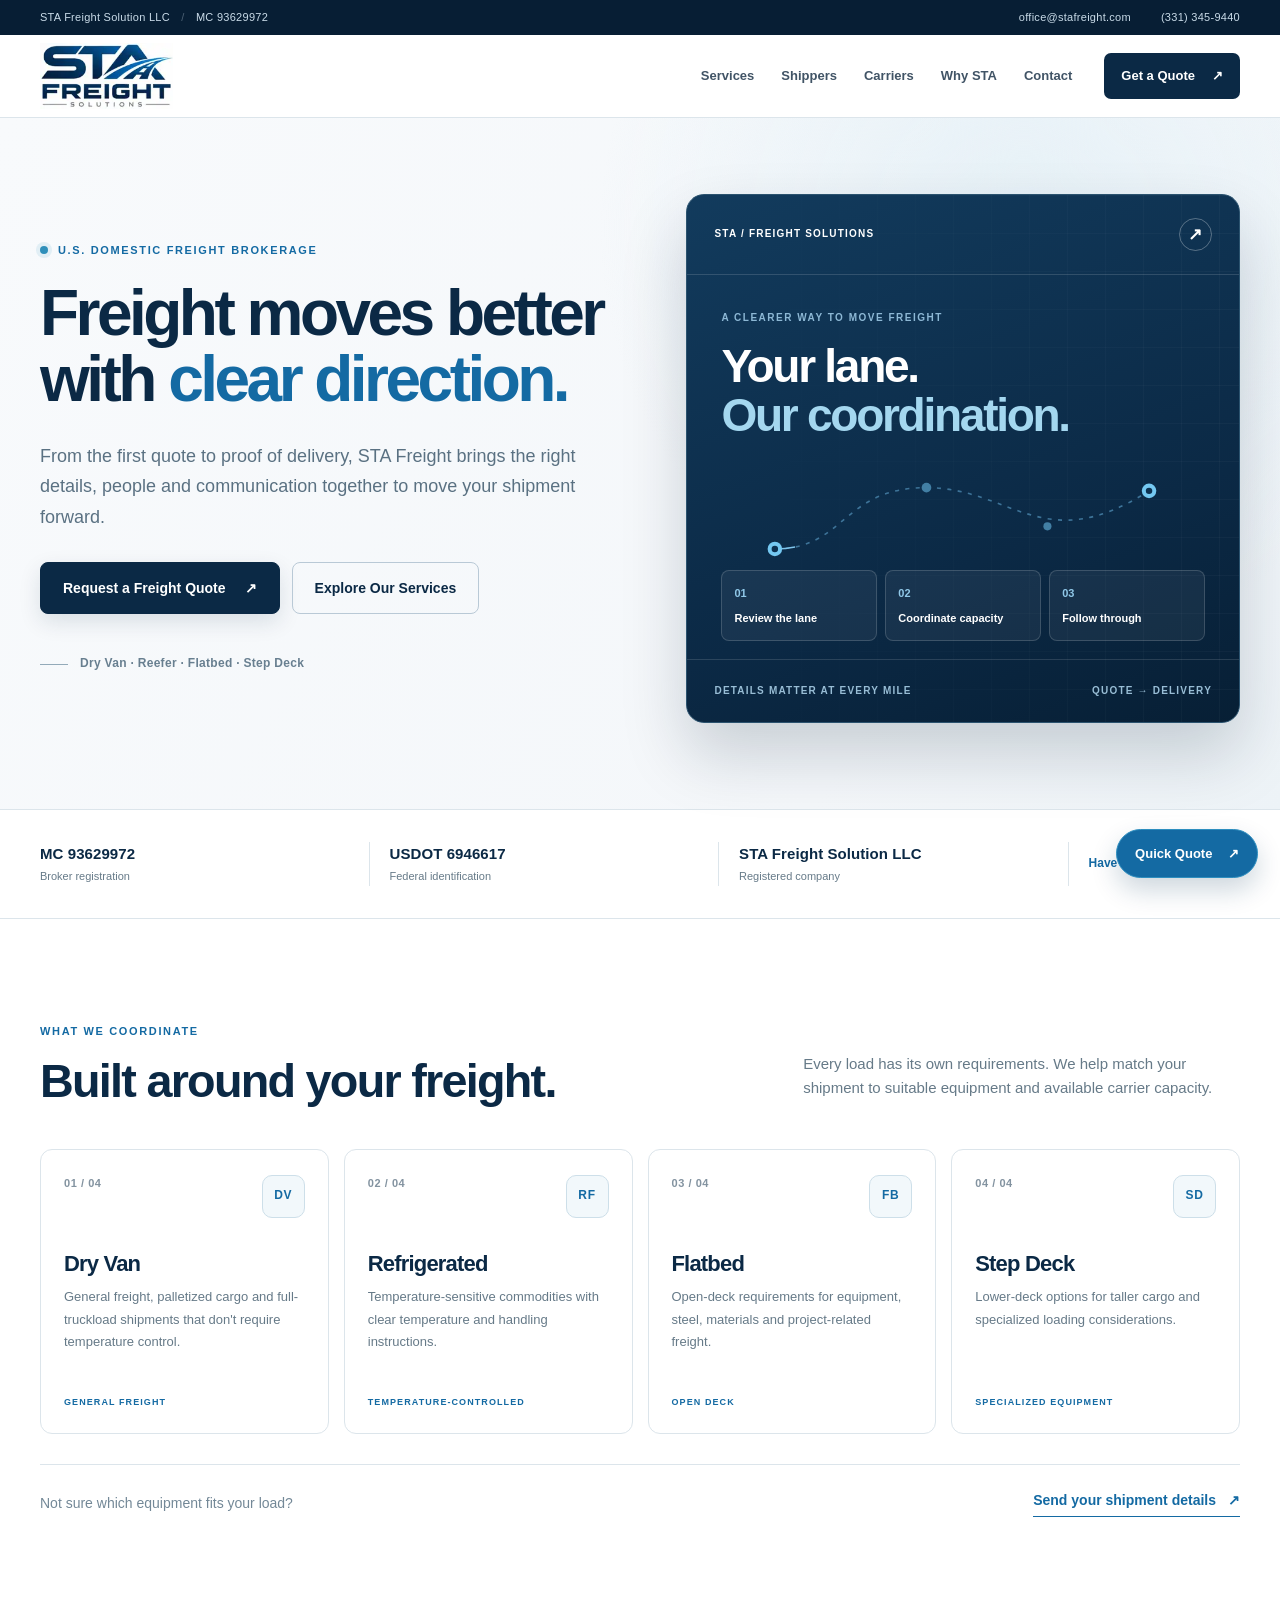
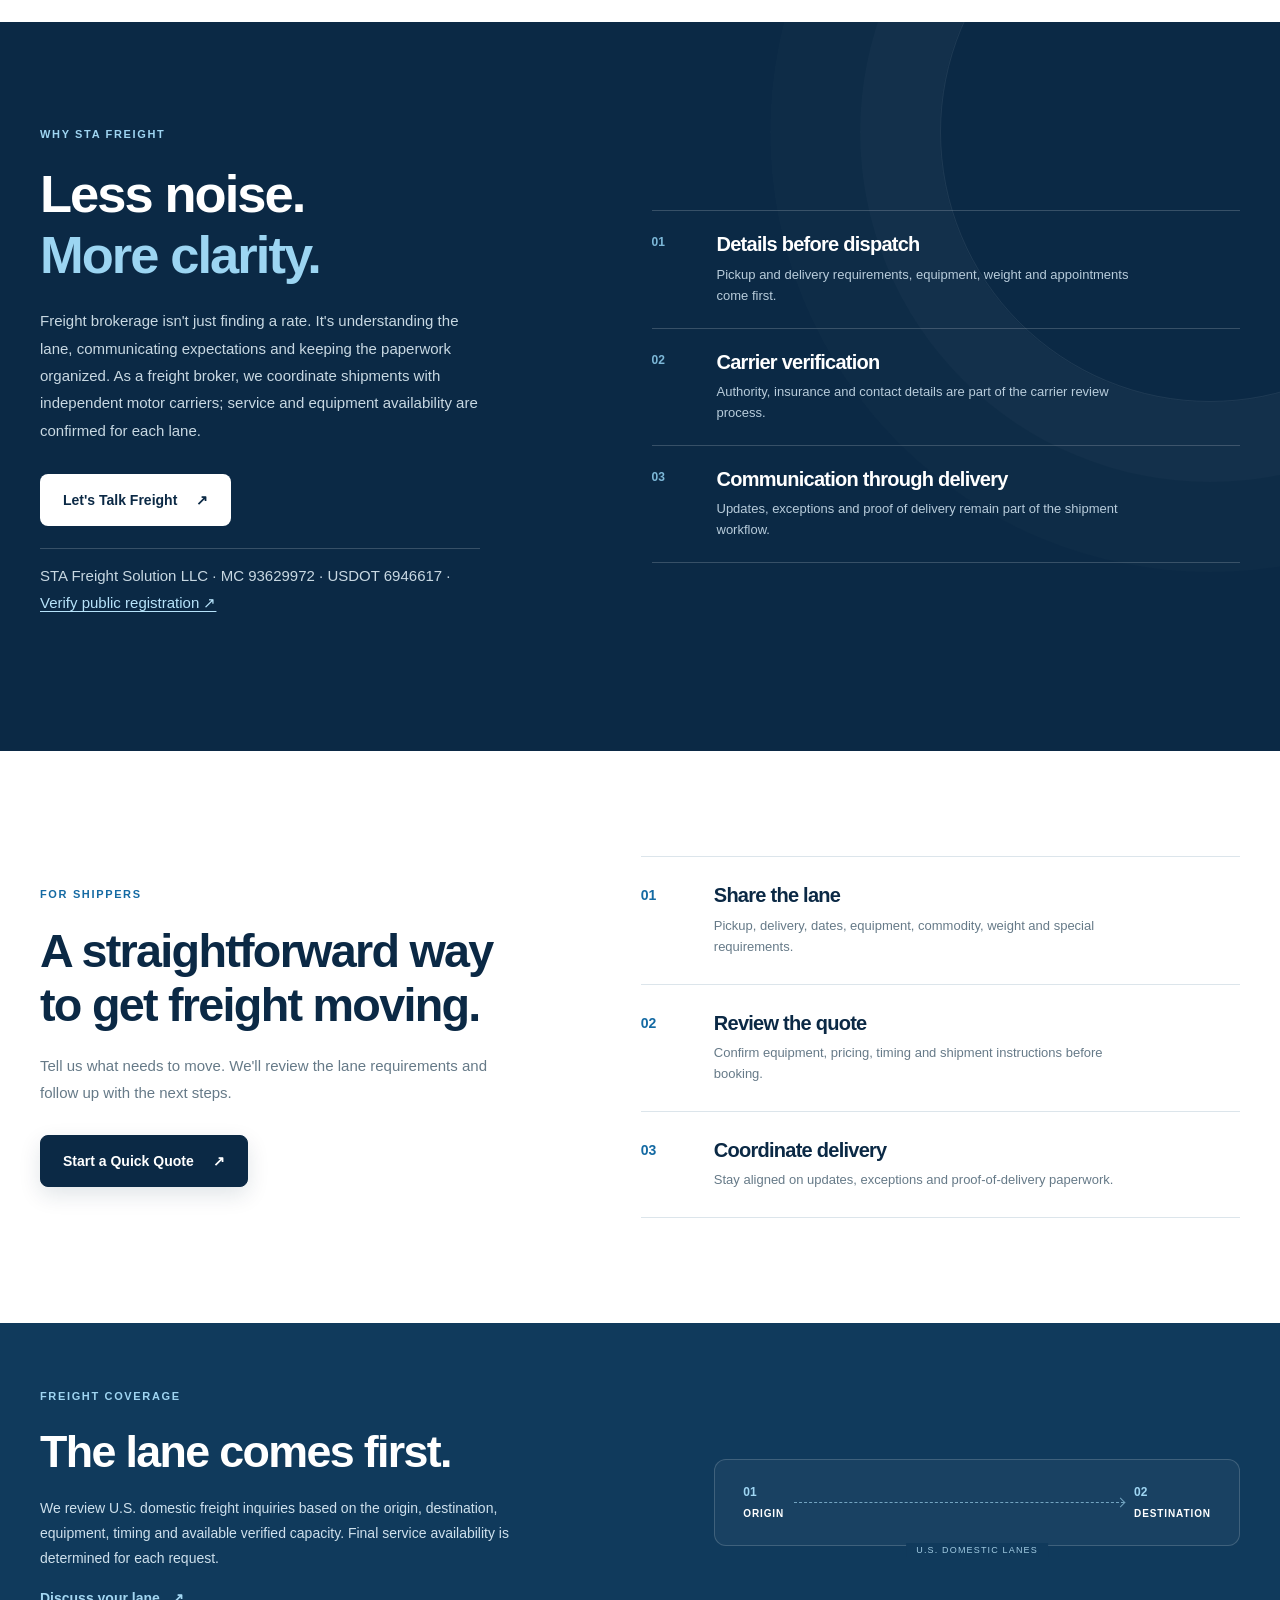
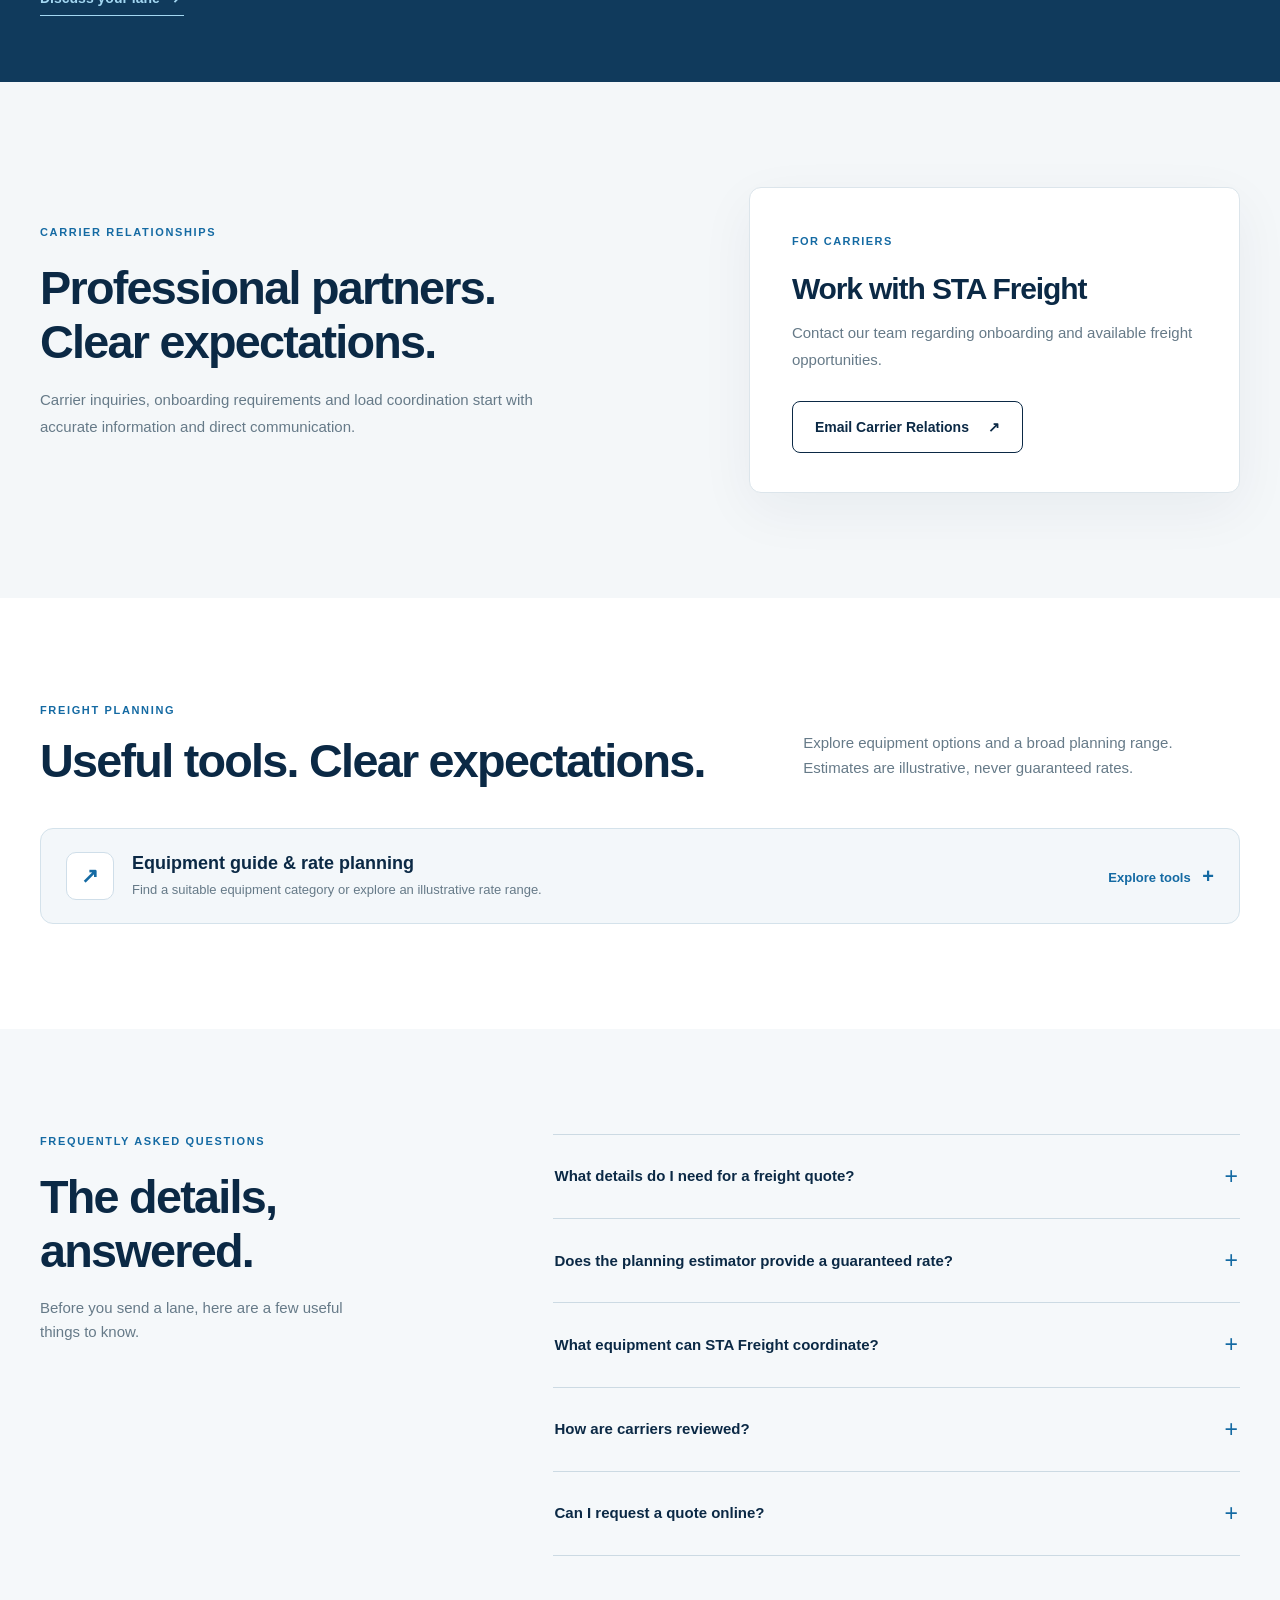
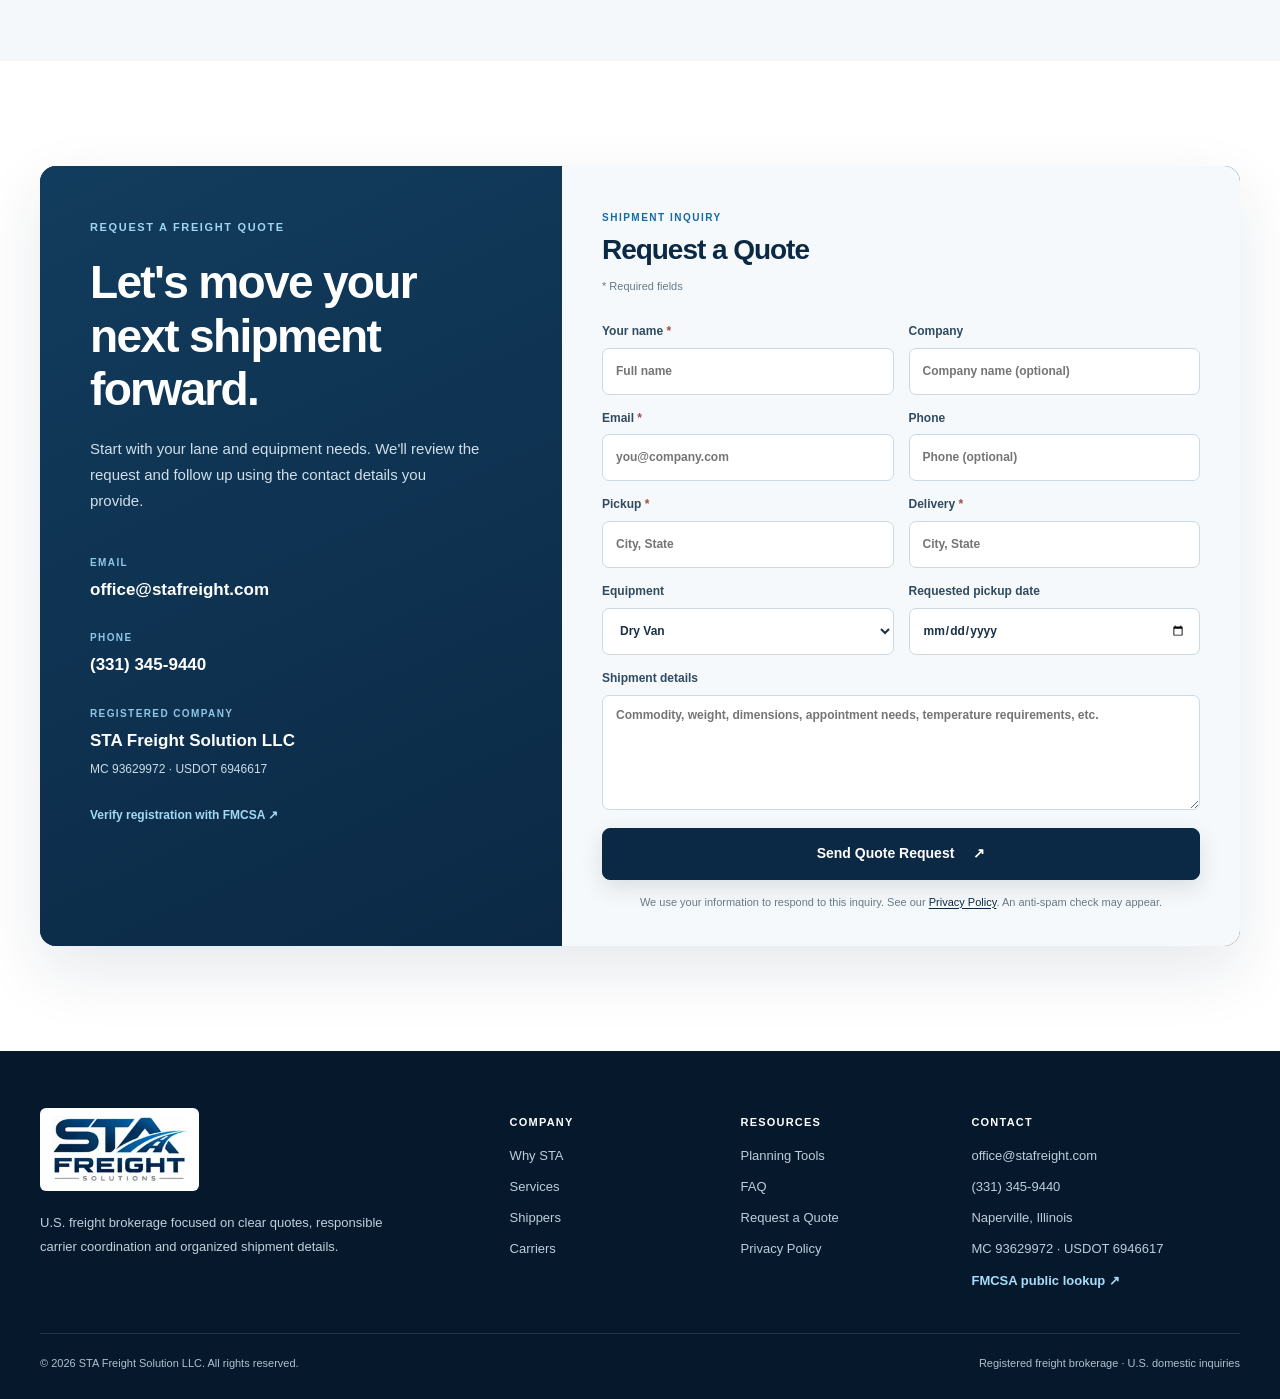
<file: index.html>
<!doctype html>
<html lang="en">
<head>
  <meta charset="utf-8">
  <meta name="viewport" content="width=device-width,initial-scale=1">
  <title>STA Freight Solutions | Professional Freight Brokerage</title>
  <meta name="description" content="STA Freight Solutions coordinates U.S. dry van, reefer, flatbed and step deck freight. Send us your lane details for a tailored freight quote.">
  <meta name="robots" content="index, follow">
  <link rel="canonical" href="https://stafreight.com/">
  <link rel="icon" type="image/webp" href="/assets/sta-freight-logo.webp">
  <meta name="theme-color" content="#0b2945">
  <meta property="og:type" content="website">
  <meta property="og:site_name" content="STA Freight Solutions">
  <meta property="og:title" content="STA Freight Solutions | Professional Freight Brokerage">
  <meta property="og:description" content="Reliable freight coordination. Clear communication. Request a quote for your next domestic shipment.">
  <meta property="og:url" content="https://stafreight.com/">
  <meta property="og:image" content="https://stafreight.com/assets/sta-freight-logo.webp">
  <meta property="og:image:alt" content="STA Freight Solutions company logo">
  <meta name="twitter:card" content="summary">
  <meta name="twitter:title" content="STA Freight Solutions | Freight Brokerage">
  <meta name="twitter:description" content="Freight coordination built around your shipment requirements.">
  <meta name="twitter:image" content="https://stafreight.com/assets/sta-freight-logo.webp">
  <script type="application/ld+json">
  {"@context":"https://schema.org","@type":"Organization","name":"STA Freight Solution LLC","alternateName":"STA Freight Solutions","url":"https://stafreight.com/","logo":"https://stafreight.com/assets/sta-freight-logo.webp","email":"office@stafreight.com","telephone":"+1-331-345-9440","address":{"@type":"PostalAddress","addressLocality":"Naperville","addressRegion":"IL","addressCountry":"US"},"contactPoint":{"@type":"ContactPoint","contactType":"sales and freight quotes","email":"office@stafreight.com","telephone":"+1-331-345-9440"},"identifier":[{"@type":"PropertyValue","propertyID":"USDOT","value":"6946617"},{"@type":"PropertyValue","propertyID":"MC","value":"93629972"}]}
  </script>
  <link rel="stylesheet" href="/assets/site.css?v=20261123b">
  <script defer src="/assets/site.js?v=20261123b"></script>
</head>
<body>
<a class="skip-link" href="#main">Skip to main content</a>
<div class="topbar"><div class="container topbar-inner"><span>STA Freight Solution LLC <span class="topbar-divider">/</span> MC 93629972</span><div class="topbar-links"><a href="mailto:office@stafreight.com">office@stafreight.com</a><a href="tel:+13313459440">(331) 345-9440</a></div></div></div>
<header class="site-header">
  <div class="container header-inner">
    <a class="brand" href="#main" aria-label="STA Freight Solutions - home"><img src="/assets/sta-freight-logo.webp" alt="STA Freight Solutions" width="220" height="109" decoding="async"></a>
    <nav class="nav-links" id="primaryNav" aria-label="Main navigation">
      <a href="#services">Services</a><a href="#shippers">Shippers</a><a href="#carriers">Carriers</a><a href="#about">Why STA</a><a href="#contact">Contact</a>
      <a class="nav-cta" href="#contact">Get a Quote <span aria-hidden="true">↗</span></a>
    </nav>
    <button class="menu-toggle" id="menuButton" type="button" aria-controls="primaryNav" aria-expanded="false" aria-label="Open navigation"><span></span><span></span><span></span></button>
  </div>
</header>
<main id="main">
<section class="hero" aria-labelledby="heroHeading">
  <div class="container hero-inner">
    <div class="hero-copy">
      <p class="eyebrow"><span class="signal-dot" aria-hidden="true"></span> U.S. DOMESTIC FREIGHT BROKERAGE</p>
      <h1 id="heroHeading">Freight moves better with <span>clear direction.</span></h1>
      <p class="hero-subtitle">From the first quote to proof of delivery, STA Freight brings the right details, people and communication together to move your shipment forward.</p>
      <div class="hero-actions"><a class="btn btn-primary" href="#contact">Request a Freight Quote <span aria-hidden="true">↗</span></a><a class="btn btn-outline" href="#services">Explore Our Services</a></div>
      <div class="hero-footnote"><span class="footnote-rule" aria-hidden="true"></span> Dry Van · Reefer · Flatbed · Step Deck</div>
    </div>
    <div class="hero-panel" aria-label="Our freight coordination approach">
      <div class="panel-top"><span class="panel-kicker">STA / FREIGHT SOLUTIONS</span><span class="panel-corner" aria-hidden="true">↗</span></div>
      <div class="panel-content"><p class="panel-overline">A CLEARER WAY TO MOVE FREIGHT</p><h2>Your lane.<br><span>Our coordination.</span></h2>
        <div class="route-graphic" aria-hidden="true"><svg viewBox="0 0 520 155" preserveAspectRatio="xMidYMid meet" xmlns="http://www.w3.org/2000/svg"><path d="M27 114 C115 114 110 38 215 38 S360 126 491 42" fill="none" stroke="#3d7398" stroke-width="2" stroke-dasharray="5 8"/><path d="M27 114 C115 114 110 38 215 38 S360 126 491 42" fill="none" stroke="#7ec4eb" stroke-width="2" stroke-dasharray="25 500"/><circle cx="27" cy="114" r="9" fill="#74c8f1"/><circle cx="27" cy="114" r="4" fill="#0c3150"/><circle cx="491" cy="42" r="9" fill="#74c8f1"/><circle cx="491" cy="42" r="4" fill="#0c3150"/><circle cx="215" cy="38" r="6" fill="#427fa4"/><circle cx="365" cy="86" r="5" fill="#427fa4"/></svg></div>
        <div class="panel-steps"><div><span>01</span><strong>Review the lane</strong></div><div><span>02</span><strong>Coordinate capacity</strong></div><div><span>03</span><strong>Follow through</strong></div></div>
      </div>
      <div class="panel-bottom"><span>DETAILS MATTER AT EVERY MILE</span><span>QUOTE <span aria-hidden="true">→</span> DELIVERY</span></div>
    </div>
  </div>
</section>
<section class="credential-strip" aria-label="Company and service information"><div class="container credential-inner"><span><strong>MC 93629972</strong> <small>Broker registration</small></span><span><strong>USDOT 6946617</strong> <small>Federal identification</small></span><span><strong>STA Freight Solution LLC</strong><small>Registered company</small></span><a href="#contact">Have a shipment ready? <span aria-hidden="true">↗</span></a></div></section>
<section class="section services-section" id="services" aria-labelledby="servicesHeading"><div class="container">
  <div class="section-head"><div><p class="eyebrow">WHAT WE COORDINATE</p><h2 id="servicesHeading">Built around your freight.</h2></div><p>Every load has its own requirements. We help match your shipment to suitable equipment and available carrier capacity.</p></div>
  <div class="services-grid">
    <article class="service-card"><div class="service-top"><span class="service-index">01 / 04</span><span class="service-icon" aria-hidden="true">DV</span></div><h3>Dry Van</h3><p>General freight, palletized cargo and full-truckload shipments that don't require temperature control.</p><span class="service-detail">GENERAL FREIGHT</span></article>
    <article class="service-card"><div class="service-top"><span class="service-index">02 / 04</span><span class="service-icon" aria-hidden="true">RF</span></div><h3>Refrigerated</h3><p>Temperature-sensitive commodities with clear temperature and handling instructions.</p><span class="service-detail">TEMPERATURE-CONTROLLED</span></article>
    <article class="service-card"><div class="service-top"><span class="service-index">03 / 04</span><span class="service-icon" aria-hidden="true">FB</span></div><h3>Flatbed</h3><p>Open-deck requirements for equipment, steel, materials and project-related freight.</p><span class="service-detail">OPEN DECK</span></article>
    <article class="service-card"><div class="service-top"><span class="service-index">04 / 04</span><span class="service-icon" aria-hidden="true">SD</span></div><h3>Step Deck</h3><p>Lower-deck options for taller cargo and specialized loading considerations.</p><span class="service-detail">SPECIALIZED EQUIPMENT</span></article>
  </div>
  <div class="services-bottom"><span>Not sure which equipment fits your load?</span><a class="text-link" href="#contact">Send your shipment details <span aria-hidden="true">↗</span></a></div>
</div></section>
<section class="section approach-section" id="about" aria-labelledby="aboutHeading"><div class="container approach-layout"><div class="approach-intro"><p class="eyebrow eyebrow-light">WHY STA FREIGHT</p><h2 id="aboutHeading">Less noise.<br><span>More clarity.</span></h2><p>Freight brokerage isn't just finding a rate. It's understanding the lane, communicating expectations and keeping the paperwork organized. As a freight broker, we coordinate shipments with independent motor carriers; service and equipment availability are confirmed for each lane.</p><a class="btn btn-light" href="#contact">Let's Talk Freight <span aria-hidden="true">↗</span></a><p class="registration-note">STA Freight Solution LLC · MC 93629972 · USDOT 6946617 · <a href="https://li-public.fmcsa.dot.gov/LIVIEW/pkg_carrquery.prc_carrlist" target="_blank" rel="noopener noreferrer">Verify public registration ↗</a></p></div><div class="approach-points"><article><span class="approach-num">01</span><div><h3>Details before dispatch</h3><p>Pickup and delivery requirements, equipment, weight and appointments come first.</p></div></article><article><span class="approach-num">02</span><div><h3>Carrier verification</h3><p>Authority, insurance and contact details are part of the carrier review process.</p></div></article><article><span class="approach-num">03</span><div><h3>Communication through delivery</h3><p>Updates, exceptions and proof of delivery remain part of the shipment workflow.</p></div></article></div></div></section>
<section class="section process-section" id="shippers" aria-labelledby="shippersHeading"><div class="container process-layout"><div class="process-copy"><p class="eyebrow">FOR SHIPPERS</p><h2 id="shippersHeading">A straightforward way to get freight moving.</h2><p>Tell us what needs to move. We'll review the lane requirements and follow up with the next steps.</p><button class="btn btn-primary" type="button" onclick="openQuickQuote()">Start a Quick Quote <span aria-hidden="true">↗</span></button></div><div class="process-steps"><div class="process-step"><span class="process-number">01</span><div><h3>Share the lane</h3><p>Pickup, delivery, dates, equipment, commodity, weight and special requirements.</p></div></div><div class="process-step"><span class="process-number">02</span><div><h3>Review the quote</h3><p>Confirm equipment, pricing, timing and shipment instructions before booking.</p></div></div><div class="process-step"><span class="process-number">03</span><div><h3>Coordinate delivery</h3><p>Stay aligned on updates, exceptions and proof-of-delivery paperwork.</p></div></div></div></div></section>
<section class="coverage-section" id="coverage" aria-labelledby="coverageHeading"><div class="container coverage-layout"><div><p class="eyebrow eyebrow-light">FREIGHT COVERAGE</p><h2 id="coverageHeading">The lane comes first.</h2><p>We review U.S. domestic freight inquiries based on the origin, destination, equipment, timing and available verified capacity. Final service availability is determined for each request.</p><a class="text-link text-link-light" href="#contact">Discuss your lane <span aria-hidden="true">↗</span></a></div><div class="coverage-mark" aria-hidden="true"><span>01 <b>ORIGIN</b></span><span class="coverage-line"></span><span>02 <b>DESTINATION</b></span><div>U.S. DOMESTIC LANES</div></div></div></section>
<section class="section carrier-section" id="carriers" aria-labelledby="carriersHeading"><div class="container carrier-layout"><div><p class="eyebrow">CARRIER RELATIONSHIPS</p><h2 id="carriersHeading">Professional partners.<br>Clear expectations.</h2><p>Carrier inquiries, onboarding requirements and load coordination start with accurate information and direct communication.</p></div><div class="carrier-card"><span class="card-label">FOR CARRIERS</span><h3>Work with STA Freight</h3><p>Contact our team regarding onboarding and available freight opportunities.</p><a class="btn btn-white-outline" href="mailto:office@stafreight.com?subject=Carrier%20Inquiry">Email Carrier Relations <span aria-hidden="true">↗</span></a></div></div></section>
<section class="section tools-section" id="estimate" aria-labelledby="estimateHeading"><div class="container"><div class="section-head"><div><p class="eyebrow">FREIGHT PLANNING</p><h2 id="estimateHeading">Useful tools. Clear expectations.</h2></div><p>Explore equipment options and a broad planning range. Estimates are illustrative, never guaranteed rates.</p></div>
  <details class="planning-details" id="planningDetails">
    <summary class="planning-summary"><span class="planning-summary-icon" aria-hidden="true">↗</span><span class="planning-summary-copy"><strong>Equipment guide &amp; rate planning</strong><small>Find a suitable equipment category or explore an illustrative rate range.</small></span><span class="planning-toggle-copy">Explore tools <span aria-hidden="true">+</span></span></summary>
    <div class="tools-grid"><div class="tool-card"><div class="tool-heading"><span class="tool-index">01</span><div><h3>What are you shipping?</h3><p>Start with your freight profile to explore suitable equipment.</p></div></div><div class="choice-grid" role="group" aria-label="Select freight profile"><button class="choice" type="button" aria-pressed="false" data-rec="Dry Van" data-copy="A common option for palletized, boxed and general freight without temperature-control needs.">General freight</button><button class="choice" type="button" aria-pressed="false" data-rec="Reefer" data-copy="For loads with temperature-control and specific handling requirements.">Temperature controlled</button><button class="choice" type="button" aria-pressed="false" data-rec="Flatbed" data-copy="For machinery, steel, lumber and other open-deck freight.">Open-deck freight</button><button class="choice" type="button" aria-pressed="false" data-rec="Step Deck" data-copy="For taller open-deck freight that benefits from a lower main deck.">Tall / specialized</button></div><div class="recommendation" id="recommendation" role="status" aria-live="polite"><strong id="recTitle"></strong><span id="recCopy"></span><a class="text-link" href="#contact">Request a tailored quote <span aria-hidden="true">↗</span></a></div></div>
  <div class="tool-card"><div class="tool-heading"><span class="tool-index">02</span><div><h3>Planning estimate</h3><p>A broad illustrative range, not a live market rate or binding quote.</p></div></div><div class="field-grid"><label>Estimated miles<input id="miles" type="number" min="1" inputmode="numeric" placeholder="e.g. 850"></label><label>Equipment<select id="equipment"><option value="dry">Dry Van</option><option value="reefer">Reefer</option><option value="flatbed">Flatbed</option><option value="stepdeck">Step Deck</option></select></label><label>Pickup timing<select id="urgency"><option value="normal">Flexible / standard</option><option value="soon">Within 48 hours</option><option value="urgent">Same / next day</option></select></label><label>Stops<select id="stops"><option value="1">1 pickup / 1 delivery</option><option value="2">1 extra stop</option><option value="3">2 extra stops</option></select></label></div><button class="btn btn-primary btn-full" id="estimateBtn" type="button">Calculate Planning Range</button><div class="estimate-result" id="estimateResult" role="status" aria-live="polite"><small>Illustrative planning range</small><strong>Enter the trip details</strong><em>Final rates depend on lane, date, capacity, commodity, weight, appointments and accessorials.</em></div></div></div>
  </details>
</div></section>
<section class="section faq-section" id="faq" aria-labelledby="faqHeading"><div class="container faq-layout"><div><p class="eyebrow">FREQUENTLY ASKED QUESTIONS</p><h2 id="faqHeading">The details, answered.</h2><p>Before you send a lane, here are a few useful things to know.</p></div><div class="faq-list"><details><summary>What details do I need for a freight quote?</summary><p>Pickup and delivery locations, requested dates, equipment type, commodity, weight and any special instructions. Dimensions, appointments and number of stops may also be relevant.</p></details><details><summary>Does the planning estimator provide a guaranteed rate?</summary><p>No. It provides only an illustrative range. A final quote depends on the full lane and load details and current carrier availability.</p></details><details><summary>What equipment can STA Freight coordinate?</summary><p>You can inquire about dry van, refrigerated, flatbed, step deck and specialized freight. Availability depends on verified carrier capacity and shipment requirements.</p></details><details><summary>How are carriers reviewed?</summary><p>Authority, insurance and relevant carrier documentation are part of the review process before a shipment is assigned.</p></details><details><summary>Can I request a quote online?</summary><p>Yes. Use the Request a Quote form or Quick Quote button. Your submission is sent securely for review by our team.</p></details></div></div></section>
<section class="section contact-section" id="contact" aria-labelledby="contactHeading"><div class="container contact-layout"><div class="contact-info"><p class="eyebrow eyebrow-light">REQUEST A FREIGHT QUOTE</p><h2 id="contactHeading">Let's move your next shipment forward.</h2><p>Start with your lane and equipment needs. We'll review the request and follow up using the contact details you provide.</p><div class="contact-details"><div><span>EMAIL</span><a href="mailto:office@stafreight.com">office@stafreight.com</a></div><div><span>PHONE</span><a href="tel:+13313459440">(331) 345-9440</a></div><div><span>REGISTERED COMPANY</span><strong>STA Freight Solution LLC</strong><small>MC 93629972 · USDOT 6946617</small></div><a class="verify-link" href="https://li-public.fmcsa.dot.gov/LIVIEW/pkg_carrquery.prc_carrlist" target="_blank" rel="noopener noreferrer">Verify registration with FMCSA ↗</a></div></div>
 <form class="quote-form" id="quoteForm" action="https://formsubmit.co/office@stafreight.com" method="POST">
   <input type="hidden" name="_subject" value="STA Freight | New Request a Quote"><input type="hidden" name="_next" value="https://stafreight.com/thank-you.html"><input type="hidden" name="_template" value="table"><input type="hidden" name="_autoresponse" value="Thank you for contacting STA Freight Solutions. We received your freight quote request and will review the details. Our team will follow up using the contact information you provided.">
   <input type="text" name="_honey" autocomplete="off" tabindex="-1" aria-hidden="true" class="honeypot">
   <div class="form-header"><p>SHIPMENT INQUIRY</p><h3>Request a Quote</h3><span>* Required fields</span></div>
   <div class="form-row"><label>Your name <span aria-hidden="true">*</span><input name="name" autocomplete="name" required placeholder="Full name"></label><label>Company<input name="company" autocomplete="organization" placeholder="Company name (optional)"></label></div>
   <div class="form-row"><label>Email <span aria-hidden="true">*</span><input name="email" type="email" autocomplete="email" required placeholder="you@company.com"></label><label>Phone<input name="phone" type="tel" autocomplete="tel" placeholder="Phone (optional)"></label></div>
   <div class="form-row"><label>Pickup <span aria-hidden="true">*</span><input name="pickup" required placeholder="City, State"></label><label>Delivery <span aria-hidden="true">*</span><input name="delivery" required placeholder="City, State"></label></div>
   <div class="form-row"><label>Equipment<select name="equipment"><option>Dry Van</option><option>Reefer</option><option>Flatbed</option><option>Step Deck</option><option>Specialized / Not sure</option></select></label><label>Requested pickup date<input name="date" type="date"></label></div>
   <label>Shipment details<textarea name="details" rows="4" placeholder="Commodity, weight, dimensions, appointment needs, temperature requirements, etc."></textarea></label>
   <button class="btn btn-primary btn-full" type="submit">Send Quote Request <span aria-hidden="true">↗</span></button>
   <p class="form-note">We use your information to respond to this inquiry. See our <a href="/privacy.html">Privacy Policy</a>. An anti-spam check may appear.</p>
 </form>
 </div></section>
</main>
<footer class="site-footer"><div class="container footer-inner"><div class="footer-company"><a class="footer-logo" href="#main" aria-label="STA Freight home"><img src="/assets/sta-freight-logo.webp" alt="STA Freight Solutions" width="220" height="109" loading="lazy" decoding="async"></a><p>U.S. freight brokerage focused on clear quotes, responsible carrier coordination and organized shipment details.</p></div><div><h3>COMPANY</h3><a href="#about">Why STA</a><a href="#services">Services</a><a href="#shippers">Shippers</a><a href="#carriers">Carriers</a></div><div><h3>RESOURCES</h3><a href="#estimate">Planning Tools</a><a href="#faq">FAQ</a><a href="#contact">Request a Quote</a><a href="/privacy.html">Privacy Policy</a></div><div><h3>CONTACT</h3><a href="mailto:office@stafreight.com">office@stafreight.com</a><a href="tel:+13313459440">(331) 345-9440</a><span>Naperville, Illinois</span><span>MC 93629972 · USDOT 6946617</span><a class="footer-verify" href="https://li-public.fmcsa.dot.gov/LIVIEW/pkg_carrquery.prc_carrlist" target="_blank" rel="noopener noreferrer">FMCSA public lookup ↗</a></div></div><div class="container footer-bottom"><span>© 2026 STA Freight Solution LLC. All rights reserved.</span><span>Registered freight brokerage · U.S. domestic inquiries</span></div></footer>
<button class="quick-float" type="button" onclick="openQuickQuote()" aria-haspopup="dialog">Quick Quote <span aria-hidden="true">↗</span></button>
<div class="modal" id="quickModal" role="dialog" aria-modal="true" aria-labelledby="quickQuoteHeading" aria-describedby="quickQuoteDescription" aria-hidden="true"><div class="modal-card"><button class="close-modal" type="button" onclick="closeQuickQuote()" aria-label="Close Quick Quote">×</button><p class="eyebrow">QUICK START</p><h2 id="quickQuoteHeading">Quick Quote Request</h2><p id="quickQuoteDescription">A few details are all we need to begin reviewing your lane.</p><form class="mini-form" id="miniForm" action="https://formsubmit.co/office@stafreight.com" method="POST"><input type="hidden" name="_subject" value="STA Freight | New Quick Quote Request"><input type="hidden" name="_next" value="https://stafreight.com/thank-you.html"><input type="hidden" name="_template" value="table"><input type="hidden" name="_autoresponse" value="Thank you for contacting STA Freight Solutions. We received your freight quote request and will review the details. Our team will follow up using the contact information you provided."><input type="text" name="_honey" autocomplete="off" tabindex="-1" aria-hidden="true" class="honeypot"><div class="form-row"><label>Pickup <span aria-hidden="true">*</span><input name="pickup" required placeholder="City, State"></label><label>Delivery <span aria-hidden="true">*</span><input name="delivery" required placeholder="City, State"></label></div><div class="form-row"><label>Equipment<select name="equipment"><option>Dry Van</option><option>Reefer</option><option>Flatbed</option><option>Step Deck</option><option>Not sure</option></select></label><label>Pickup date<input name="date" type="date"></label></div><div class="form-row"><label>Email <span aria-hidden="true">*</span><input name="email" type="email" autocomplete="email" required placeholder="you@company.com"></label><label>Phone<input name="phone" type="tel" autocomplete="tel" placeholder="Optional"></label></div><button class="btn btn-primary btn-full" type="submit">Send Quick Quote <span aria-hidden="true">↗</span></button></form><p class="form-note">Submitting sends the request to STA Freight. See our <a href="/privacy.html">Privacy Policy</a>.</p></div></div>
</body>
</html>
</file>
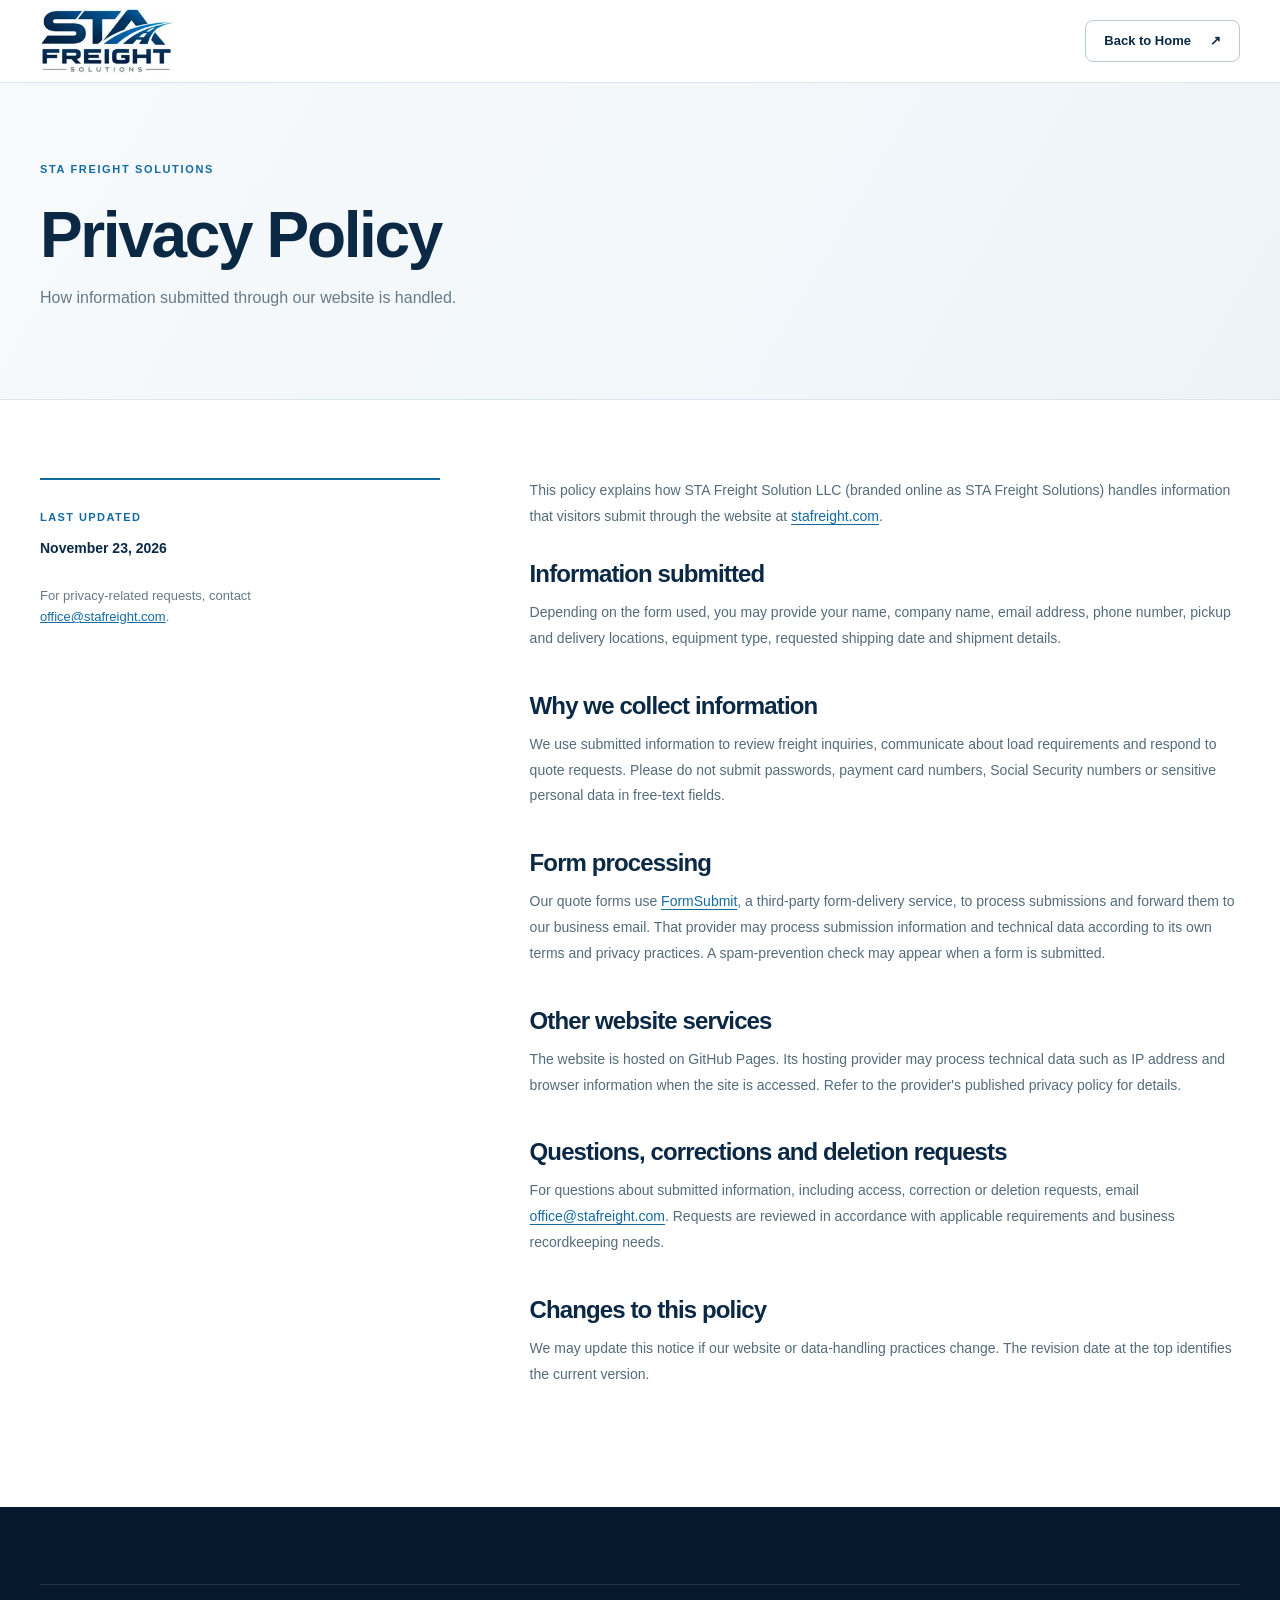
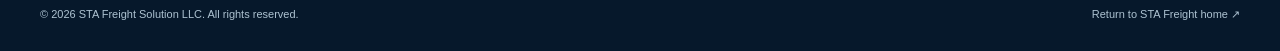
<file: privacy.html>
<!doctype html>
<html lang="en">
<head>
  <meta charset="utf-8"><meta name="viewport" content="width=device-width,initial-scale=1">
  <title>Privacy Policy | STA Freight Solutions</title>
  <meta name="description" content="How STA Freight Solution LLC handles information submitted through our freight quote forms.">
  <meta name="robots" content="index, follow"><link rel="canonical" href="https://stafreight.com/privacy.html"><link rel="icon" type="image/webp" href="/assets/sta-freight-logo.webp"><meta name="theme-color" content="#0b2945">
  <link rel="stylesheet" href="/assets/site.css?v=20261123a">
</head>
<body>
<a class="skip-link" href="#main">Skip to content</a>
<header class="site-header"><div class="container header-inner"><a class="brand" href="/" aria-label="STA Freight Solutions home"><img src="/assets/sta-freight-logo.webp" alt="STA Freight Solutions" width="220" height="109"></a><a class="btn btn-outline secondary-page-home" href="/">Back to Home <span aria-hidden="true">↗</span></a></div></header>
<main id="main">
<section class="secondary-hero"><div class="container"><p class="eyebrow">STA FREIGHT SOLUTIONS</p><h1>Privacy Policy</h1><p>How information submitted through our website is handled.</p></div></section>
<section class="secondary-body"><div class="container secondary-layout"><aside><span>LAST UPDATED</span><strong>November 23, 2026</strong><p>For privacy-related requests, contact <a href="mailto:office@stafreight.com">office@stafreight.com</a>.</p></aside><div class="legal-content">
<p>This policy explains how STA Freight Solution LLC (branded online as STA Freight Solutions) handles information that visitors submit through the website at <a href="https://stafreight.com/">stafreight.com</a>.</p>
<h2>Information submitted</h2><p>Depending on the form used, you may provide your name, company name, email address, phone number, pickup and delivery locations, equipment type, requested shipping date and shipment details.</p>
<h2>Why we collect information</h2><p>We use submitted information to review freight inquiries, communicate about load requirements and respond to quote requests. Please do not submit passwords, payment card numbers, Social Security numbers or sensitive personal data in free-text fields.</p>
<h2>Form processing</h2><p>Our quote forms use <a href="https://formsubmit.co/" target="_blank" rel="noopener noreferrer">FormSubmit</a>, a third-party form-delivery service, to process submissions and forward them to our business email. That provider may process submission information and technical data according to its own terms and privacy practices. A spam-prevention check may appear when a form is submitted.</p>
<h2>Other website services</h2><p>The website is hosted on GitHub Pages. Its hosting provider may process technical data such as IP address and browser information when the site is accessed. Refer to the provider's published privacy policy for details.</p>
<h2>Questions, corrections and deletion requests</h2><p>For questions about submitted information, including access, correction or deletion requests, email <a href="mailto:office@stafreight.com">office@stafreight.com</a>. Requests are reviewed in accordance with applicable requirements and business recordkeeping needs.</p>
<h2>Changes to this policy</h2><p>We may update this notice if our website or data-handling practices change. The revision date at the top identifies the current version.</p>
</div></div></section>
</main>
<footer class="site-footer secondary-footer"><div class="container footer-bottom"><span>© 2026 STA Freight Solution LLC. All rights reserved.</span><a href="/">Return to STA Freight home ↗</a></div></footer>
</body></html>
</file>
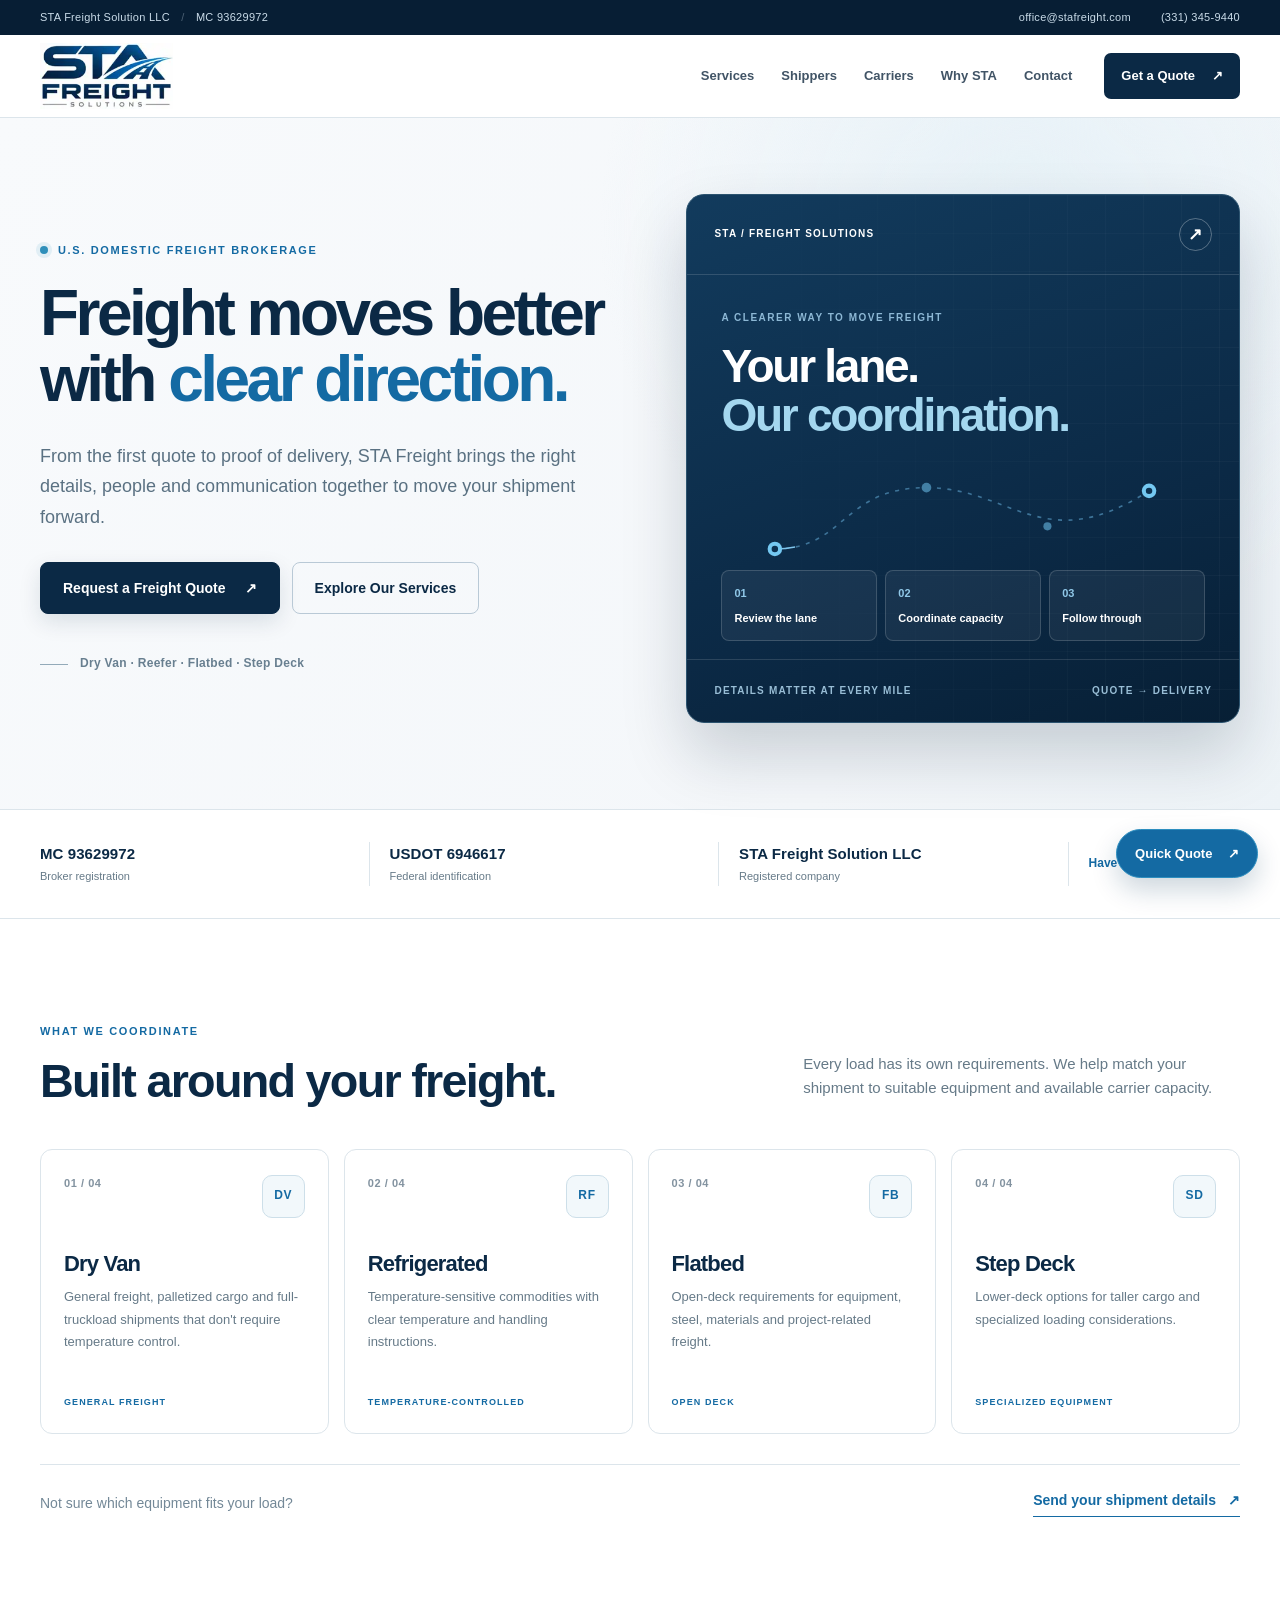
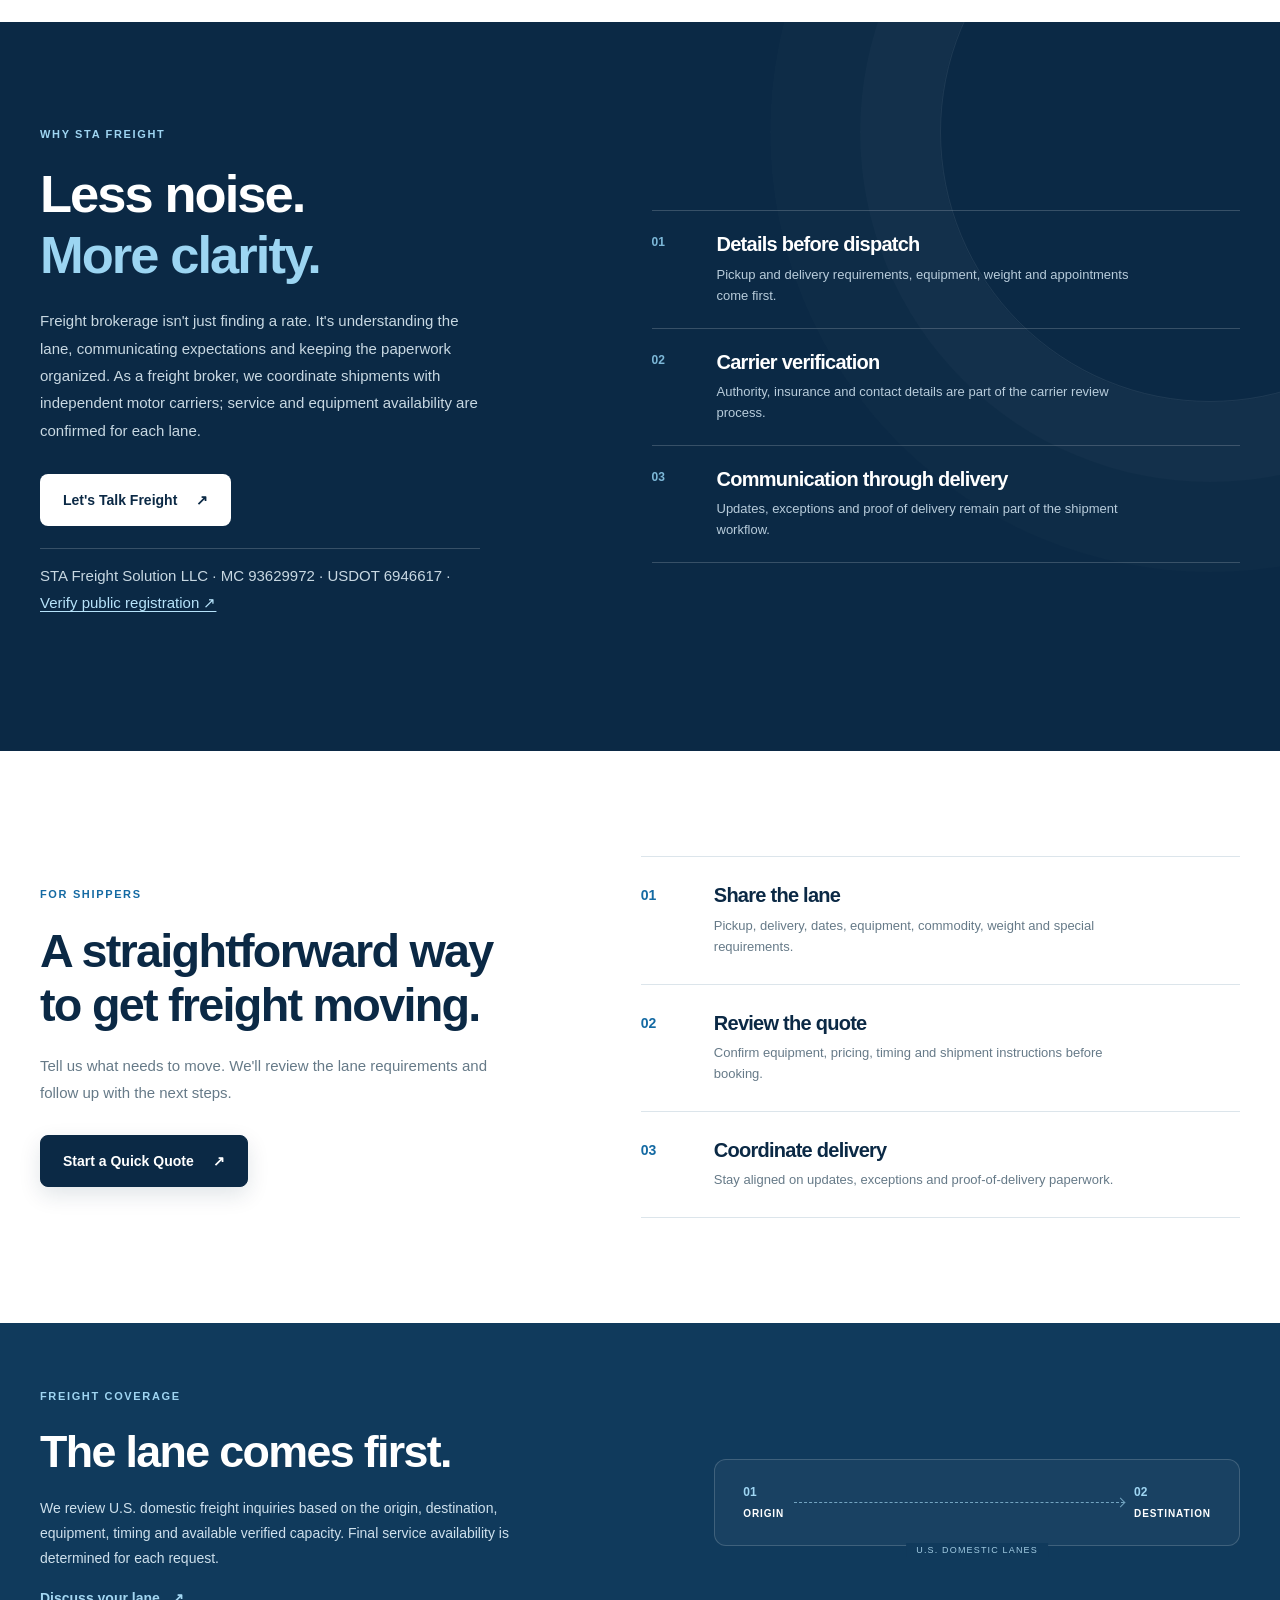
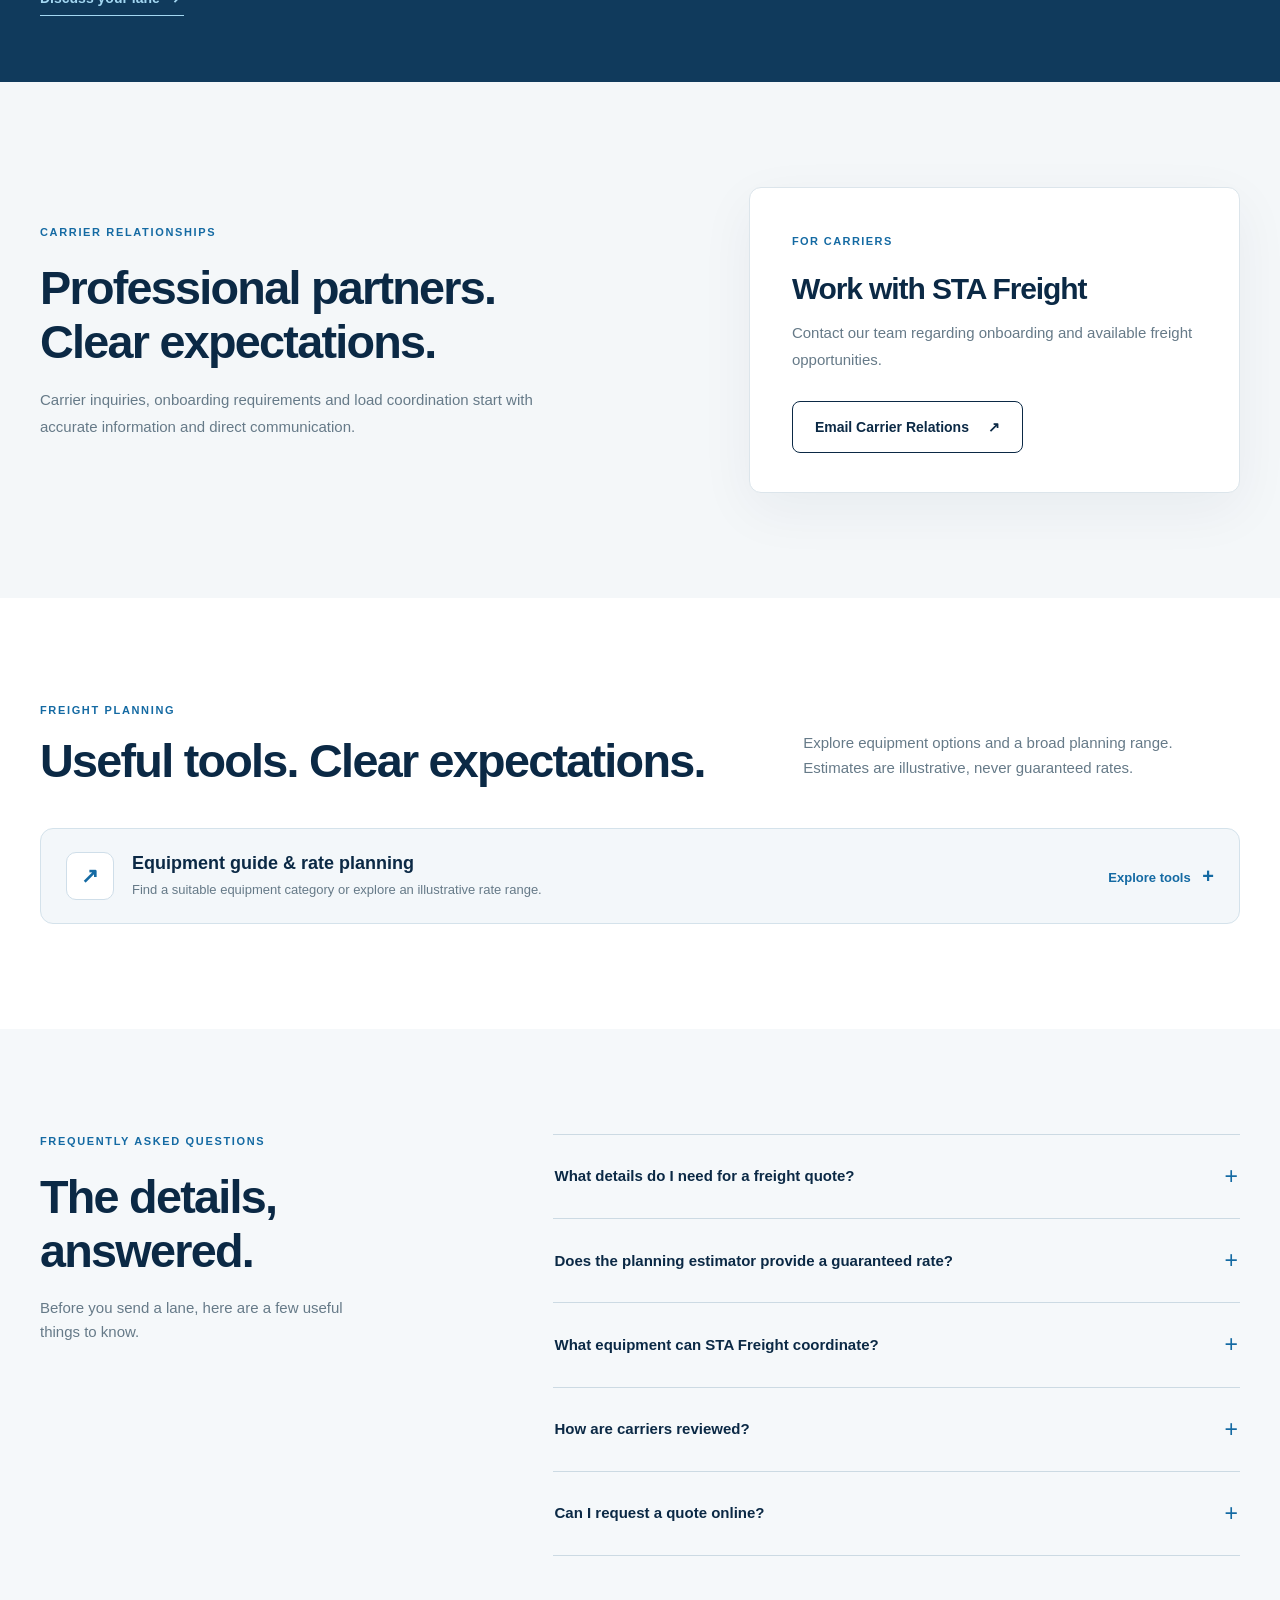
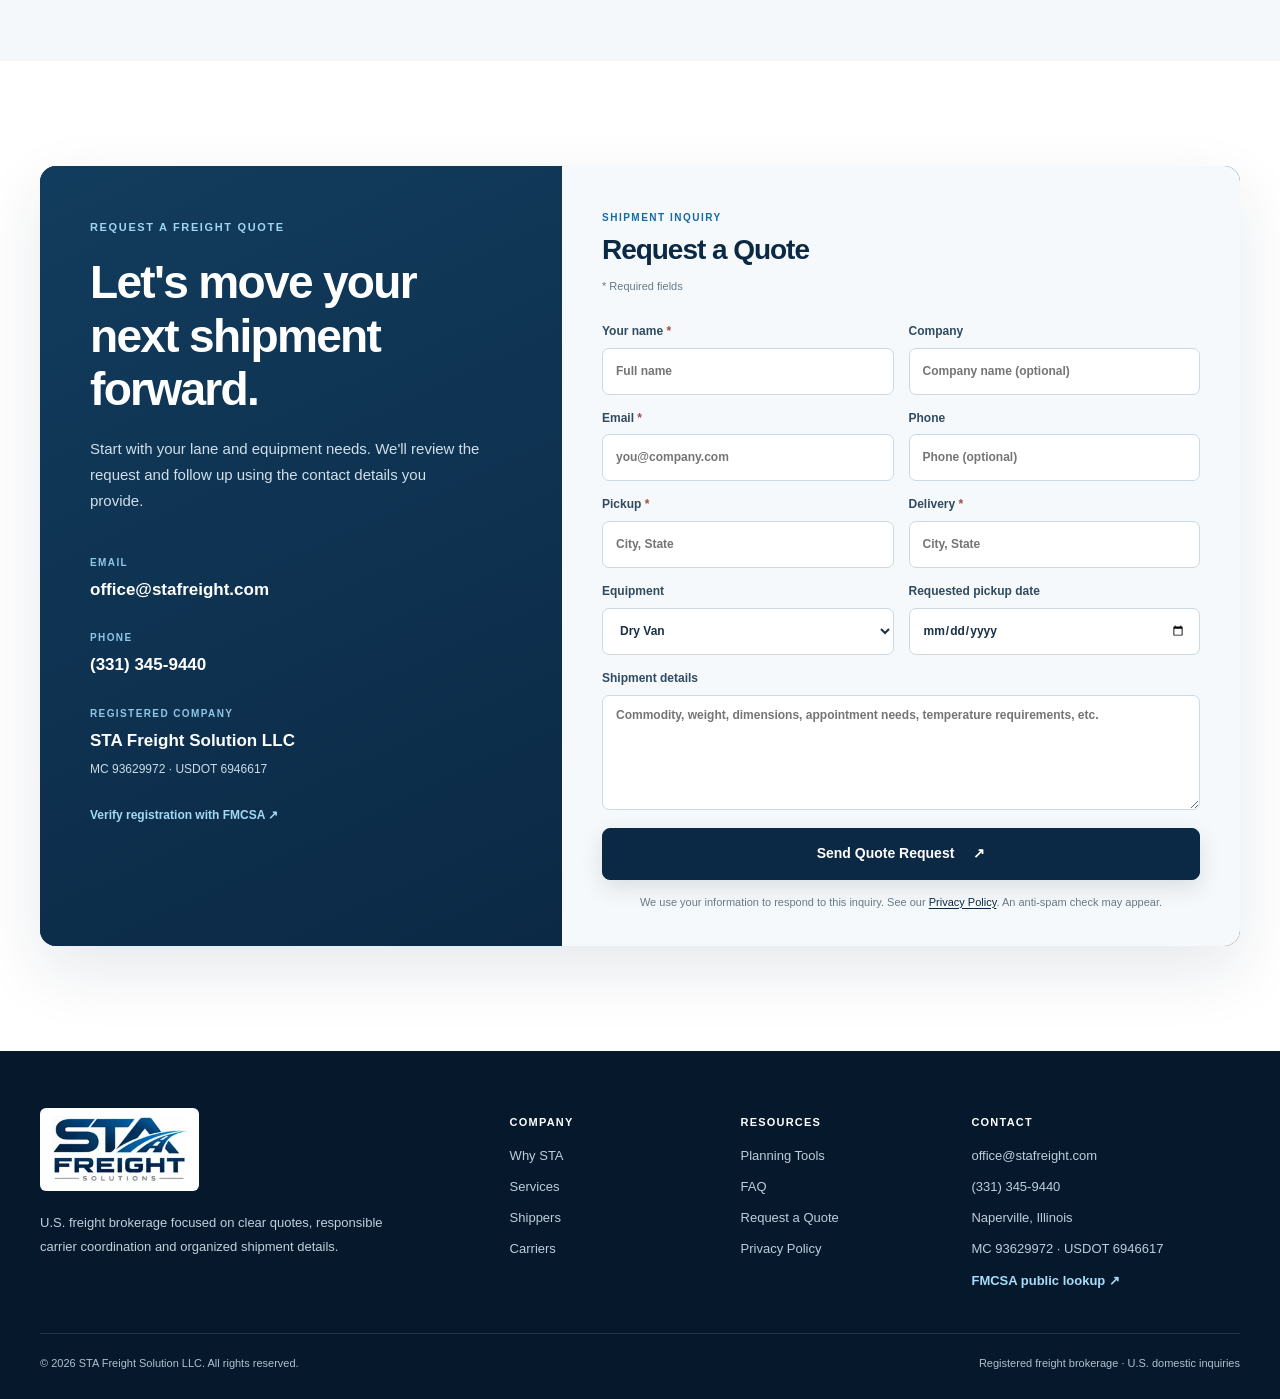
<file: STA_Freight_Website_v4_Interactive.html>
<!doctype html>
<html lang="en">
<head>
  <meta charset="utf-8">
  <meta name="viewport" content="width=device-width,initial-scale=1">
  <title>STA Freight Solutions | Professional Freight Brokerage</title>
  <meta name="description" content="STA Freight Solutions coordinates U.S. dry van, reefer, flatbed and step deck freight. Send us your lane details for a tailored freight quote.">
  <meta name="robots" content="noindex, follow">
  <link rel="canonical" href="https://stafreight.com/">
  <link rel="icon" type="image/webp" href="/assets/sta-freight-logo.webp">
  <meta name="theme-color" content="#0b2945">
  <meta property="og:type" content="website">
  <meta property="og:site_name" content="STA Freight Solutions">
  <meta property="og:title" content="STA Freight Solutions | Professional Freight Brokerage">
  <meta property="og:description" content="Reliable freight coordination. Clear communication. Request a quote for your next domestic shipment.">
  <meta property="og:url" content="https://stafreight.com/">
  <meta property="og:image" content="https://stafreight.com/assets/sta-freight-logo.webp">
  <meta property="og:image:alt" content="STA Freight Solutions company logo">
  <meta name="twitter:card" content="summary">
  <meta name="twitter:title" content="STA Freight Solutions | Freight Brokerage">
  <meta name="twitter:description" content="Freight coordination built around your shipment requirements.">
  <meta name="twitter:image" content="https://stafreight.com/assets/sta-freight-logo.webp">
  <script type="application/ld+json">
  {"@context":"https://schema.org","@type":"Organization","name":"STA Freight Solution LLC","alternateName":"STA Freight Solutions","url":"https://stafreight.com/","logo":"https://stafreight.com/assets/sta-freight-logo.webp","email":"office@stafreight.com","telephone":"+1-331-345-9440","address":{"@type":"PostalAddress","addressLocality":"Naperville","addressRegion":"IL","addressCountry":"US"},"contactPoint":{"@type":"ContactPoint","contactType":"sales and freight quotes","email":"office@stafreight.com","telephone":"+1-331-345-9440"},"identifier":[{"@type":"PropertyValue","propertyID":"USDOT","value":"6946617"},{"@type":"PropertyValue","propertyID":"MC","value":"93629972"}]}
  </script>
  <link rel="stylesheet" href="/assets/site.css?v=20261123b">
  <script defer src="/assets/site.js?v=20261123b"></script>
</head>
<body>
<a class="skip-link" href="#main">Skip to main content</a>
<div class="topbar"><div class="container topbar-inner"><span>STA Freight Solution LLC <span class="topbar-divider">/</span> MC 93629972</span><div class="topbar-links"><a href="mailto:office@stafreight.com">office@stafreight.com</a><a href="tel:+13313459440">(331) 345-9440</a></div></div></div>
<header class="site-header">
  <div class="container header-inner">
    <a class="brand" href="#main" aria-label="STA Freight Solutions - home"><img src="/assets/sta-freight-logo.webp" alt="STA Freight Solutions" width="220" height="109" decoding="async"></a>
    <nav class="nav-links" id="primaryNav" aria-label="Main navigation">
      <a href="#services">Services</a><a href="#shippers">Shippers</a><a href="#carriers">Carriers</a><a href="#about">Why STA</a><a href="#contact">Contact</a>
      <a class="nav-cta" href="#contact">Get a Quote <span aria-hidden="true">↗</span></a>
    </nav>
    <button class="menu-toggle" id="menuButton" type="button" aria-controls="primaryNav" aria-expanded="false" aria-label="Open navigation"><span></span><span></span><span></span></button>
  </div>
</header>
<main id="main">
<section class="hero" aria-labelledby="heroHeading">
  <div class="container hero-inner">
    <div class="hero-copy">
      <p class="eyebrow"><span class="signal-dot" aria-hidden="true"></span> U.S. DOMESTIC FREIGHT BROKERAGE</p>
      <h1 id="heroHeading">Freight moves better with <span>clear direction.</span></h1>
      <p class="hero-subtitle">From the first quote to proof of delivery, STA Freight brings the right details, people and communication together to move your shipment forward.</p>
      <div class="hero-actions"><a class="btn btn-primary" href="#contact">Request a Freight Quote <span aria-hidden="true">↗</span></a><a class="btn btn-outline" href="#services">Explore Our Services</a></div>
      <div class="hero-footnote"><span class="footnote-rule" aria-hidden="true"></span> Dry Van · Reefer · Flatbed · Step Deck</div>
    </div>
    <div class="hero-panel" aria-label="Our freight coordination approach">
      <div class="panel-top"><span class="panel-kicker">STA / FREIGHT SOLUTIONS</span><span class="panel-corner" aria-hidden="true">↗</span></div>
      <div class="panel-content"><p class="panel-overline">A CLEARER WAY TO MOVE FREIGHT</p><h2>Your lane.<br><span>Our coordination.</span></h2>
        <div class="route-graphic" aria-hidden="true"><svg viewBox="0 0 520 155" preserveAspectRatio="xMidYMid meet" xmlns="http://www.w3.org/2000/svg"><path d="M27 114 C115 114 110 38 215 38 S360 126 491 42" fill="none" stroke="#3d7398" stroke-width="2" stroke-dasharray="5 8"/><path d="M27 114 C115 114 110 38 215 38 S360 126 491 42" fill="none" stroke="#7ec4eb" stroke-width="2" stroke-dasharray="25 500"/><circle cx="27" cy="114" r="9" fill="#74c8f1"/><circle cx="27" cy="114" r="4" fill="#0c3150"/><circle cx="491" cy="42" r="9" fill="#74c8f1"/><circle cx="491" cy="42" r="4" fill="#0c3150"/><circle cx="215" cy="38" r="6" fill="#427fa4"/><circle cx="365" cy="86" r="5" fill="#427fa4"/></svg></div>
        <div class="panel-steps"><div><span>01</span><strong>Review the lane</strong></div><div><span>02</span><strong>Coordinate capacity</strong></div><div><span>03</span><strong>Follow through</strong></div></div>
      </div>
      <div class="panel-bottom"><span>DETAILS MATTER AT EVERY MILE</span><span>QUOTE <span aria-hidden="true">→</span> DELIVERY</span></div>
    </div>
  </div>
</section>
<section class="credential-strip" aria-label="Company and service information"><div class="container credential-inner"><span><strong>MC 93629972</strong> <small>Broker registration</small></span><span><strong>USDOT 6946617</strong> <small>Federal identification</small></span><span><strong>STA Freight Solution LLC</strong><small>Registered company</small></span><a href="#contact">Have a shipment ready? <span aria-hidden="true">↗</span></a></div></section>
<section class="section services-section" id="services" aria-labelledby="servicesHeading"><div class="container">
  <div class="section-head"><div><p class="eyebrow">WHAT WE COORDINATE</p><h2 id="servicesHeading">Built around your freight.</h2></div><p>Every load has its own requirements. We help match your shipment to suitable equipment and available carrier capacity.</p></div>
  <div class="services-grid">
    <article class="service-card"><div class="service-top"><span class="service-index">01 / 04</span><span class="service-icon" aria-hidden="true">DV</span></div><h3>Dry Van</h3><p>General freight, palletized cargo and full-truckload shipments that don't require temperature control.</p><span class="service-detail">GENERAL FREIGHT</span></article>
    <article class="service-card"><div class="service-top"><span class="service-index">02 / 04</span><span class="service-icon" aria-hidden="true">RF</span></div><h3>Refrigerated</h3><p>Temperature-sensitive commodities with clear temperature and handling instructions.</p><span class="service-detail">TEMPERATURE-CONTROLLED</span></article>
    <article class="service-card"><div class="service-top"><span class="service-index">03 / 04</span><span class="service-icon" aria-hidden="true">FB</span></div><h3>Flatbed</h3><p>Open-deck requirements for equipment, steel, materials and project-related freight.</p><span class="service-detail">OPEN DECK</span></article>
    <article class="service-card"><div class="service-top"><span class="service-index">04 / 04</span><span class="service-icon" aria-hidden="true">SD</span></div><h3>Step Deck</h3><p>Lower-deck options for taller cargo and specialized loading considerations.</p><span class="service-detail">SPECIALIZED EQUIPMENT</span></article>
  </div>
  <div class="services-bottom"><span>Not sure which equipment fits your load?</span><a class="text-link" href="#contact">Send your shipment details <span aria-hidden="true">↗</span></a></div>
</div></section>
<section class="section approach-section" id="about" aria-labelledby="aboutHeading"><div class="container approach-layout"><div class="approach-intro"><p class="eyebrow eyebrow-light">WHY STA FREIGHT</p><h2 id="aboutHeading">Less noise.<br><span>More clarity.</span></h2><p>Freight brokerage isn't just finding a rate. It's understanding the lane, communicating expectations and keeping the paperwork organized. As a freight broker, we coordinate shipments with independent motor carriers; service and equipment availability are confirmed for each lane.</p><a class="btn btn-light" href="#contact">Let's Talk Freight <span aria-hidden="true">↗</span></a><p class="registration-note">STA Freight Solution LLC · MC 93629972 · USDOT 6946617 · <a href="https://li-public.fmcsa.dot.gov/LIVIEW/pkg_carrquery.prc_carrlist" target="_blank" rel="noopener noreferrer">Verify public registration ↗</a></p></div><div class="approach-points"><article><span class="approach-num">01</span><div><h3>Details before dispatch</h3><p>Pickup and delivery requirements, equipment, weight and appointments come first.</p></div></article><article><span class="approach-num">02</span><div><h3>Carrier verification</h3><p>Authority, insurance and contact details are part of the carrier review process.</p></div></article><article><span class="approach-num">03</span><div><h3>Communication through delivery</h3><p>Updates, exceptions and proof of delivery remain part of the shipment workflow.</p></div></article></div></div></section>
<section class="section process-section" id="shippers" aria-labelledby="shippersHeading"><div class="container process-layout"><div class="process-copy"><p class="eyebrow">FOR SHIPPERS</p><h2 id="shippersHeading">A straightforward way to get freight moving.</h2><p>Tell us what needs to move. We'll review the lane requirements and follow up with the next steps.</p><button class="btn btn-primary" type="button" onclick="openQuickQuote()">Start a Quick Quote <span aria-hidden="true">↗</span></button></div><div class="process-steps"><div class="process-step"><span class="process-number">01</span><div><h3>Share the lane</h3><p>Pickup, delivery, dates, equipment, commodity, weight and special requirements.</p></div></div><div class="process-step"><span class="process-number">02</span><div><h3>Review the quote</h3><p>Confirm equipment, pricing, timing and shipment instructions before booking.</p></div></div><div class="process-step"><span class="process-number">03</span><div><h3>Coordinate delivery</h3><p>Stay aligned on updates, exceptions and proof-of-delivery paperwork.</p></div></div></div></div></section>
<section class="coverage-section" id="coverage" aria-labelledby="coverageHeading"><div class="container coverage-layout"><div><p class="eyebrow eyebrow-light">FREIGHT COVERAGE</p><h2 id="coverageHeading">The lane comes first.</h2><p>We review U.S. domestic freight inquiries based on the origin, destination, equipment, timing and available verified capacity. Final service availability is determined for each request.</p><a class="text-link text-link-light" href="#contact">Discuss your lane <span aria-hidden="true">↗</span></a></div><div class="coverage-mark" aria-hidden="true"><span>01 <b>ORIGIN</b></span><span class="coverage-line"></span><span>02 <b>DESTINATION</b></span><div>U.S. DOMESTIC LANES</div></div></div></section>
<section class="section carrier-section" id="carriers" aria-labelledby="carriersHeading"><div class="container carrier-layout"><div><p class="eyebrow">CARRIER RELATIONSHIPS</p><h2 id="carriersHeading">Professional partners.<br>Clear expectations.</h2><p>Carrier inquiries, onboarding requirements and load coordination start with accurate information and direct communication.</p></div><div class="carrier-card"><span class="card-label">FOR CARRIERS</span><h3>Work with STA Freight</h3><p>Contact our team regarding onboarding and available freight opportunities.</p><a class="btn btn-white-outline" href="mailto:office@stafreight.com?subject=Carrier%20Inquiry">Email Carrier Relations <span aria-hidden="true">↗</span></a></div></div></section>
<section class="section tools-section" id="estimate" aria-labelledby="estimateHeading"><div class="container"><div class="section-head"><div><p class="eyebrow">FREIGHT PLANNING</p><h2 id="estimateHeading">Useful tools. Clear expectations.</h2></div><p>Explore equipment options and a broad planning range. Estimates are illustrative, never guaranteed rates.</p></div>
  <details class="planning-details" id="planningDetails">
    <summary class="planning-summary"><span class="planning-summary-icon" aria-hidden="true">↗</span><span class="planning-summary-copy"><strong>Equipment guide &amp; rate planning</strong><small>Find a suitable equipment category or explore an illustrative rate range.</small></span><span class="planning-toggle-copy">Explore tools <span aria-hidden="true">+</span></span></summary>
    <div class="tools-grid"><div class="tool-card"><div class="tool-heading"><span class="tool-index">01</span><div><h3>What are you shipping?</h3><p>Start with your freight profile to explore suitable equipment.</p></div></div><div class="choice-grid" role="group" aria-label="Select freight profile"><button class="choice" type="button" aria-pressed="false" data-rec="Dry Van" data-copy="A common option for palletized, boxed and general freight without temperature-control needs.">General freight</button><button class="choice" type="button" aria-pressed="false" data-rec="Reefer" data-copy="For loads with temperature-control and specific handling requirements.">Temperature controlled</button><button class="choice" type="button" aria-pressed="false" data-rec="Flatbed" data-copy="For machinery, steel, lumber and other open-deck freight.">Open-deck freight</button><button class="choice" type="button" aria-pressed="false" data-rec="Step Deck" data-copy="For taller open-deck freight that benefits from a lower main deck.">Tall / specialized</button></div><div class="recommendation" id="recommendation" role="status" aria-live="polite"><strong id="recTitle"></strong><span id="recCopy"></span><a class="text-link" href="#contact">Request a tailored quote <span aria-hidden="true">↗</span></a></div></div>
  <div class="tool-card"><div class="tool-heading"><span class="tool-index">02</span><div><h3>Planning estimate</h3><p>A broad illustrative range, not a live market rate or binding quote.</p></div></div><div class="field-grid"><label>Estimated miles<input id="miles" type="number" min="1" inputmode="numeric" placeholder="e.g. 850"></label><label>Equipment<select id="equipment"><option value="dry">Dry Van</option><option value="reefer">Reefer</option><option value="flatbed">Flatbed</option><option value="stepdeck">Step Deck</option></select></label><label>Pickup timing<select id="urgency"><option value="normal">Flexible / standard</option><option value="soon">Within 48 hours</option><option value="urgent">Same / next day</option></select></label><label>Stops<select id="stops"><option value="1">1 pickup / 1 delivery</option><option value="2">1 extra stop</option><option value="3">2 extra stops</option></select></label></div><button class="btn btn-primary btn-full" id="estimateBtn" type="button">Calculate Planning Range</button><div class="estimate-result" id="estimateResult" role="status" aria-live="polite"><small>Illustrative planning range</small><strong>Enter the trip details</strong><em>Final rates depend on lane, date, capacity, commodity, weight, appointments and accessorials.</em></div></div></div>
  </details>
</div></section>
<section class="section faq-section" id="faq" aria-labelledby="faqHeading"><div class="container faq-layout"><div><p class="eyebrow">FREQUENTLY ASKED QUESTIONS</p><h2 id="faqHeading">The details, answered.</h2><p>Before you send a lane, here are a few useful things to know.</p></div><div class="faq-list"><details><summary>What details do I need for a freight quote?</summary><p>Pickup and delivery locations, requested dates, equipment type, commodity, weight and any special instructions. Dimensions, appointments and number of stops may also be relevant.</p></details><details><summary>Does the planning estimator provide a guaranteed rate?</summary><p>No. It provides only an illustrative range. A final quote depends on the full lane and load details and current carrier availability.</p></details><details><summary>What equipment can STA Freight coordinate?</summary><p>You can inquire about dry van, refrigerated, flatbed, step deck and specialized freight. Availability depends on verified carrier capacity and shipment requirements.</p></details><details><summary>How are carriers reviewed?</summary><p>Authority, insurance and relevant carrier documentation are part of the review process before a shipment is assigned.</p></details><details><summary>Can I request a quote online?</summary><p>Yes. Use the Request a Quote form or Quick Quote button. Your submission is sent securely for review by our team.</p></details></div></div></section>
<section class="section contact-section" id="contact" aria-labelledby="contactHeading"><div class="container contact-layout"><div class="contact-info"><p class="eyebrow eyebrow-light">REQUEST A FREIGHT QUOTE</p><h2 id="contactHeading">Let's move your next shipment forward.</h2><p>Start with your lane and equipment needs. We'll review the request and follow up using the contact details you provide.</p><div class="contact-details"><div><span>EMAIL</span><a href="mailto:office@stafreight.com">office@stafreight.com</a></div><div><span>PHONE</span><a href="tel:+13313459440">(331) 345-9440</a></div><div><span>REGISTERED COMPANY</span><strong>STA Freight Solution LLC</strong><small>MC 93629972 · USDOT 6946617</small></div><a class="verify-link" href="https://li-public.fmcsa.dot.gov/LIVIEW/pkg_carrquery.prc_carrlist" target="_blank" rel="noopener noreferrer">Verify registration with FMCSA ↗</a></div></div>
 <form class="quote-form" id="quoteForm" action="https://formsubmit.co/office@stafreight.com" method="POST">
   <input type="hidden" name="_subject" value="STA Freight | New Request a Quote"><input type="hidden" name="_next" value="https://stafreight.com/thank-you.html"><input type="hidden" name="_template" value="table"><input type="hidden" name="_autoresponse" value="Thank you for contacting STA Freight Solutions. We received your freight quote request and will review the details. Our team will follow up using the contact information you provided.">
   <input type="text" name="_honey" autocomplete="off" tabindex="-1" aria-hidden="true" class="honeypot">
   <div class="form-header"><p>SHIPMENT INQUIRY</p><h3>Request a Quote</h3><span>* Required fields</span></div>
   <div class="form-row"><label>Your name <span aria-hidden="true">*</span><input name="name" autocomplete="name" required placeholder="Full name"></label><label>Company<input name="company" autocomplete="organization" placeholder="Company name (optional)"></label></div>
   <div class="form-row"><label>Email <span aria-hidden="true">*</span><input name="email" type="email" autocomplete="email" required placeholder="you@company.com"></label><label>Phone<input name="phone" type="tel" autocomplete="tel" placeholder="Phone (optional)"></label></div>
   <div class="form-row"><label>Pickup <span aria-hidden="true">*</span><input name="pickup" required placeholder="City, State"></label><label>Delivery <span aria-hidden="true">*</span><input name="delivery" required placeholder="City, State"></label></div>
   <div class="form-row"><label>Equipment<select name="equipment"><option>Dry Van</option><option>Reefer</option><option>Flatbed</option><option>Step Deck</option><option>Specialized / Not sure</option></select></label><label>Requested pickup date<input name="date" type="date"></label></div>
   <label>Shipment details<textarea name="details" rows="4" placeholder="Commodity, weight, dimensions, appointment needs, temperature requirements, etc."></textarea></label>
   <button class="btn btn-primary btn-full" type="submit">Send Quote Request <span aria-hidden="true">↗</span></button>
   <p class="form-note">We use your information to respond to this inquiry. See our <a href="/privacy.html">Privacy Policy</a>. An anti-spam check may appear.</p>
 </form>
 </div></section>
</main>
<footer class="site-footer"><div class="container footer-inner"><div class="footer-company"><a class="footer-logo" href="#main" aria-label="STA Freight home"><img src="/assets/sta-freight-logo.webp" alt="STA Freight Solutions" width="220" height="109" loading="lazy" decoding="async"></a><p>U.S. freight brokerage focused on clear quotes, responsible carrier coordination and organized shipment details.</p></div><div><h3>COMPANY</h3><a href="#about">Why STA</a><a href="#services">Services</a><a href="#shippers">Shippers</a><a href="#carriers">Carriers</a></div><div><h3>RESOURCES</h3><a href="#estimate">Planning Tools</a><a href="#faq">FAQ</a><a href="#contact">Request a Quote</a><a href="/privacy.html">Privacy Policy</a></div><div><h3>CONTACT</h3><a href="mailto:office@stafreight.com">office@stafreight.com</a><a href="tel:+13313459440">(331) 345-9440</a><span>Naperville, Illinois</span><span>MC 93629972 · USDOT 6946617</span><a class="footer-verify" href="https://li-public.fmcsa.dot.gov/LIVIEW/pkg_carrquery.prc_carrlist" target="_blank" rel="noopener noreferrer">FMCSA public lookup ↗</a></div></div><div class="container footer-bottom"><span>© 2026 STA Freight Solution LLC. All rights reserved.</span><span>Registered freight brokerage · U.S. domestic inquiries</span></div></footer>
<button class="quick-float" type="button" onclick="openQuickQuote()" aria-haspopup="dialog">Quick Quote <span aria-hidden="true">↗</span></button>
<div class="modal" id="quickModal" role="dialog" aria-modal="true" aria-labelledby="quickQuoteHeading" aria-describedby="quickQuoteDescription" aria-hidden="true"><div class="modal-card"><button class="close-modal" type="button" onclick="closeQuickQuote()" aria-label="Close Quick Quote">×</button><p class="eyebrow">QUICK START</p><h2 id="quickQuoteHeading">Quick Quote Request</h2><p id="quickQuoteDescription">A few details are all we need to begin reviewing your lane.</p><form class="mini-form" id="miniForm" action="https://formsubmit.co/office@stafreight.com" method="POST"><input type="hidden" name="_subject" value="STA Freight | New Quick Quote Request"><input type="hidden" name="_next" value="https://stafreight.com/thank-you.html"><input type="hidden" name="_template" value="table"><input type="hidden" name="_autoresponse" value="Thank you for contacting STA Freight Solutions. We received your freight quote request and will review the details. Our team will follow up using the contact information you provided."><input type="text" name="_honey" autocomplete="off" tabindex="-1" aria-hidden="true" class="honeypot"><div class="form-row"><label>Pickup <span aria-hidden="true">*</span><input name="pickup" required placeholder="City, State"></label><label>Delivery <span aria-hidden="true">*</span><input name="delivery" required placeholder="City, State"></label></div><div class="form-row"><label>Equipment<select name="equipment"><option>Dry Van</option><option>Reefer</option><option>Flatbed</option><option>Step Deck</option><option>Not sure</option></select></label><label>Pickup date<input name="date" type="date"></label></div><div class="form-row"><label>Email <span aria-hidden="true">*</span><input name="email" type="email" autocomplete="email" required placeholder="you@company.com"></label><label>Phone<input name="phone" type="tel" autocomplete="tel" placeholder="Optional"></label></div><button class="btn btn-primary btn-full" type="submit">Send Quick Quote <span aria-hidden="true">↗</span></button></form><p class="form-note">Submitting sends the request to STA Freight. See our <a href="/privacy.html">Privacy Policy</a>.</p></div></div>
</body>
</html>
</file>
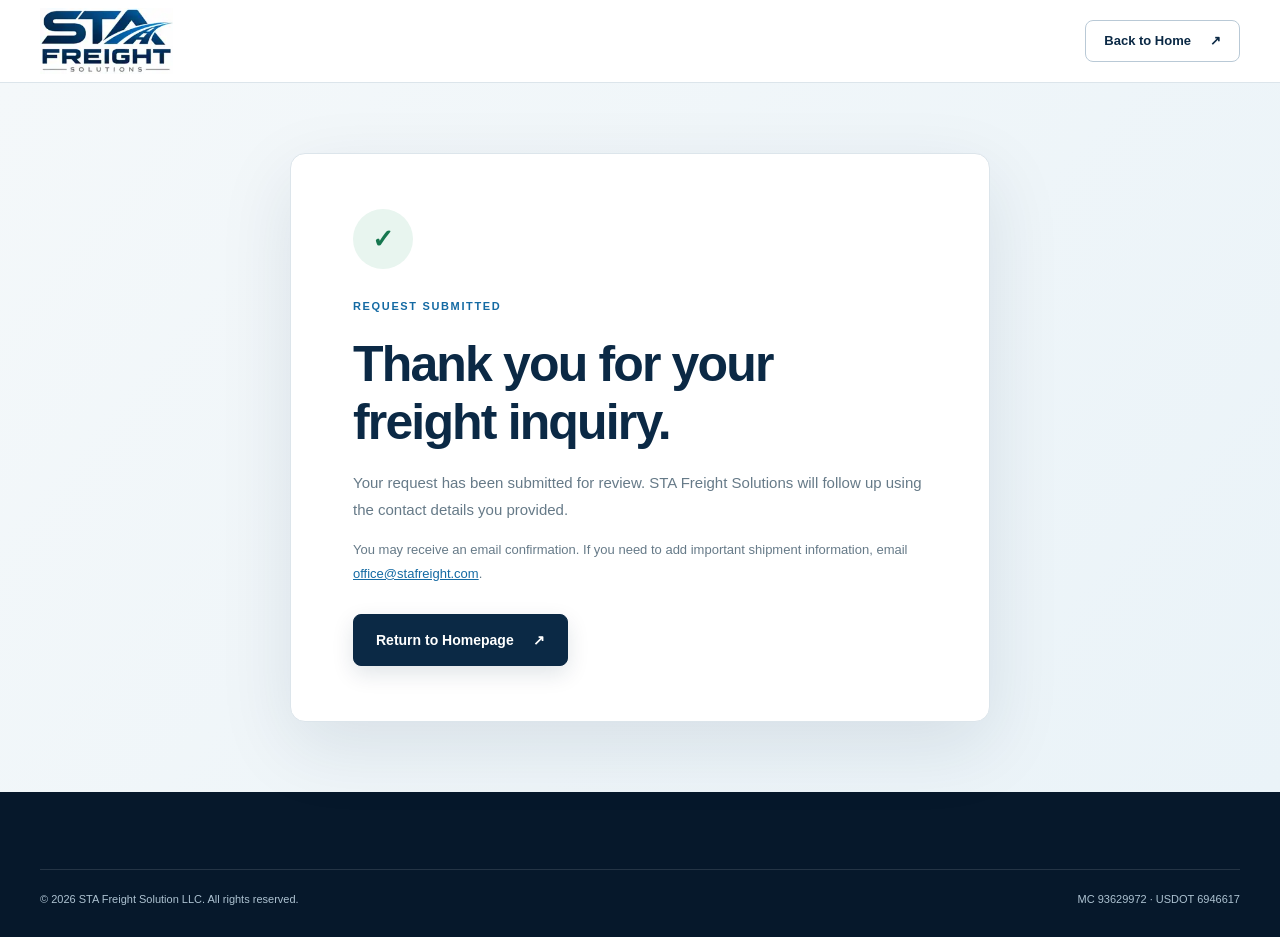
<file: thank-you.html>
<!doctype html>
<html lang="en"><head>
<meta charset="utf-8"><meta name="viewport" content="width=device-width,initial-scale=1">
<title>Quote Request Received | STA Freight Solutions</title>
<meta name="robots" content="noindex, follow"><link rel="canonical" href="https://stafreight.com/thank-you.html"><link rel="icon" type="image/webp" href="/assets/sta-freight-logo.webp"><meta name="theme-color" content="#0b2945"><link rel="stylesheet" href="/assets/site.css?v=20261123a">
</head><body>
<header class="site-header"><div class="container header-inner"><a class="brand" href="/" aria-label="STA Freight Solutions home"><img src="/assets/sta-freight-logo.webp" alt="STA Freight Solutions" width="220" height="109"></a><a class="btn btn-outline secondary-page-home" href="/">Back to Home <span aria-hidden="true">↗</span></a></div></header>
<main class="thanks-page"><div class="thanks-panel"><div class="thanks-check" aria-hidden="true">✓</div><p class="eyebrow">REQUEST SUBMITTED</p><h1>Thank you for your freight inquiry.</h1><p>Your request has been submitted for review. STA Freight Solutions will follow up using the contact details you provided.</p><p class="thanks-note">You may receive an email confirmation. If you need to add important shipment information, email <a href="mailto:office@stafreight.com">office@stafreight.com</a>.</p><a class="btn btn-primary" href="/">Return to Homepage <span aria-hidden="true">↗</span></a></div></main>
<footer class="site-footer secondary-footer"><div class="container footer-bottom"><span>© 2026 STA Freight Solution LLC. All rights reserved.</span><span>MC 93629972 · USDOT 6946617</span></div></footer>
</body></html>
</file>
<file: assets/site.css>
:root{--navy:#0b2945;--dark:#071e34;--deep:#06182b;--blue:#146aa3;--bright:#2788ba;--sky:#9bd1ee;--ink:#183247;--muted:#667a88;--line:#dce5eb;--soft:#f4f7f9;--white:#fff;--radius:18px}
*,*::before,*::after{box-sizing:border-box}html{scroll-behavior:smooth;scroll-padding-top:110px}body{margin:0;background:#fff;color:var(--ink);font:16px/1.62 Inter,-apple-system,BlinkMacSystemFont,"Segoe UI",Arial,sans-serif;-webkit-font-smoothing:antialiased}body.modal-open{overflow:hidden}a{color:inherit;text-decoration:none}button,input,select,textarea{font:inherit}button{cursor:pointer}.container{width:min(1200px,calc(100% - 64px));margin:0 auto}section[id]{scroll-margin-top:110px}
:where(a,button,input,select,textarea,summary):focus-visible{outline:3px solid #2997d0;outline-offset:3px}.skip-link{position:fixed;z-index:200;top:-100px;left:20px;padding:11px 18px;background:#fff;color:var(--navy);border-radius:10px;box-shadow:0 6px 28px #0003}.skip-link:focus{top:15px}h1,h2,h3,p{margin-top:0}h1,h2,h3{line-height:1.16;letter-spacing:-.037em}h2{font-size:clamp(34px,3.65vw,54px)}
.eyebrow{display:flex;align-items:center;gap:10px;margin:0 0 22px;color:var(--blue);font-size:11px;line-height:1.3;font-weight:800;letter-spacing:.15em}.eyebrow-light{color:#9fd5f2}.signal-dot{width:8px;height:8px;background:#2f8fba;border-radius:50%;box-shadow:0 0 0 4px rgba(47,143,186,.11)}
.topbar{background:var(--dark);color:#c9dbe8;font-size:11px;letter-spacing:.025em}.topbar-inner{display:flex;justify-content:space-between;gap:20px;align-items:center;min-height:35px}.topbar-divider{opacity:.35;padding:0 8px}.topbar-links{display:flex;gap:30px}.topbar-links a:hover{color:white}
.site-header{position:sticky;top:0;z-index:50;background:rgba(255,255,255,.97);border-bottom:1px solid var(--line);backdrop-filter:blur(16px)}.header-inner{height:82px;display:flex;justify-content:space-between;align-items:center;gap:20px}.brand{display:inline-flex;align-items:center;flex-shrink:0}.brand img{display:block;width:auto;height:66px;object-fit:contain}.nav-links{display:flex;align-items:center;gap:27px;font-size:13px;font-weight:650;color:#415466}.nav-links>a:not(.nav-cta):hover{color:var(--blue)}.nav-cta{display:inline-flex;align-items:center;gap:17px;margin-left:5px;background:var(--navy);color:#fff;border-radius:7px;padding:12px 17px;font-size:13px;font-weight:750}.nav-cta:hover{background:#174266}.menu-toggle{display:none;background:transparent;border:0;padding:10px;width:46px;height:46px;flex-direction:column;align-items:center;justify-content:center;gap:5px}.menu-toggle span{display:block;width:24px;height:2px;background:var(--navy);border-radius:3px}
.btn{display:inline-flex;align-items:center;justify-content:center;gap:19px;min-height:52px;padding:0 22px;border-radius:8px;border:1px solid transparent;font-weight:750;font-size:14px;text-align:center;transition:background-color .2s,transform .2s,box-shadow .2s}.btn:hover{transform:translateY(-1px)}.btn-primary{color:white;background:var(--navy);border-color:var(--navy);box-shadow:0 8px 22px rgba(11,41,69,.12)}.btn-primary:hover{background:#17466d}.btn-outline{background:transparent;color:var(--navy);border-color:#b9c9d6}.btn-outline:hover{background:#fff}.btn-light{background:#fff;color:var(--navy)}.btn-light:hover{background:#e5f0f7}.btn-white-outline{border-color:rgba(255,255,255,.4);background:rgba(255,255,255,.08);color:#fff}.btn-white-outline:hover{background:rgba(255,255,255,.15)}.btn-full{width:100%}.text-link{display:inline-flex;align-items:center;gap:12px;color:var(--blue);font-size:14px;font-weight:780;border-bottom:1px solid currentColor;padding-bottom:5px}.text-link:hover{color:var(--navy)}.text-link-light{color:#a3d7f2}.text-link-light:hover{color:#fff}
.hero{background:radial-gradient(circle at 80% 16%,#e6f1f7 0%,transparent 36%),linear-gradient(120deg,#f8fafc 0%,#f4f7fa 72%,#edf3f7 100%);border-bottom:1px solid var(--line)}.hero-inner{display:grid;grid-template-columns:1.02fr .98fr;gap:clamp(42px,5.5vw,92px);align-items:center;min-height:630px;padding:76px 0 86px}.hero-copy h1{font-size:clamp(52px,5vw,77px);line-height:1.04;letter-spacing:-.055em;color:var(--navy);max-width:650px;margin:0}.hero-copy h1 span{color:var(--blue)}.hero-subtitle{font-size:18px;line-height:1.7;max-width:560px;color:#5a7182;margin:28px 0 30px}.hero-actions{display:flex;flex-wrap:wrap;gap:12px}.hero-footnote{display:flex;align-items:center;gap:12px;color:#687f90;font-size:12px;font-weight:650;margin-top:40px;letter-spacing:.025em}.footnote-rule{display:block;width:28px;height:1px;background:#93aab9}
.hero-panel{background:linear-gradient(160deg,#123b5d,#0b2945 65%,#071f35);border:1px solid #2b536f;border-radius:18px;box-shadow:0 32px 65px rgba(7,30,52,.18);color:white;overflow:hidden;min-height:505px;position:relative;display:flex;flex-direction:column}.hero-panel::before{content:"";position:absolute;inset:0;background-image:linear-gradient(rgba(255,255,255,.03) 1px,transparent 1px),linear-gradient(90deg,rgba(255,255,255,.03) 1px,transparent 1px);background-size:38px 38px;mask-image:linear-gradient(90deg,transparent,black);pointer-events:none}.panel-top,.panel-bottom{position:relative;display:flex;align-items:center;justify-content:space-between;padding:23px 27px;gap:10px;font-size:10px;font-weight:760;letter-spacing:.12em}.panel-top{border-bottom:1px solid rgba(255,255,255,.14)}.panel-corner{width:33px;height:33px;border:1px solid rgba(255,255,255,.3);display:grid;place-items:center;border-radius:50%;font-size:17px}.panel-content{padding:35px 34px 18px;position:relative;flex:1}.panel-overline{font-size:10px;letter-spacing:.15em;color:#8db8d5;font-weight:750;margin-bottom:16px}.panel-content h2{font-size:clamp(34px,3.6vw,52px);font-weight:680;line-height:1.07;letter-spacing:-.05em;margin:0}.panel-content h2 span{color:#a4d7ef}.route-graphic{height:125px;margin:16px -8px -12px}.route-graphic svg{display:block;width:100%;height:100%}.panel-steps{display:grid;grid-template-columns:repeat(3,minmax(0,1fr));gap:8px}.panel-steps div{display:flex;flex-direction:column;gap:8px;padding:14px 12px 14px;border:1px solid rgba(255,255,255,.16);background:rgba(255,255,255,.055);border-radius:8px}.panel-steps span{font-size:11px;color:#90c8e8;font-weight:850}.panel-steps strong{font-size:11px;font-weight:680;line-height:1.4}.panel-bottom{border-top:1px solid rgba(255,255,255,.13);color:#98bdd5}
.credential-strip{background:#fff;border-bottom:1px solid var(--line)}.credential-inner{display:grid;grid-template-columns:repeat(3,1fr) auto;align-items:center;min-height:108px;gap:20px}.credential-inner>span{border-right:1px solid var(--line);padding-right:20px;display:flex;flex-direction:column;gap:2px}.credential-inner strong{font-size:15px;letter-spacing:.005em;color:var(--navy)}.credential-inner small{font-size:11px;color:var(--muted)}.credential-inner>a{font-size:12px;font-weight:800;color:var(--blue);white-space:nowrap}.credential-inner>a:hover{text-decoration:underline}
.section{padding:105px 0}.section-head{display:grid;grid-template-columns:1.25fr .75fr;gap:35px;align-items:end;margin-bottom:40px}.section-head h2{color:var(--navy);max-width:680px;margin:0}.section-head>p{color:var(--muted);font-size:15px;max-width:420px;margin:0 0 8px}.section-head .eyebrow{margin-bottom:16px}
.services-section{background:#fff}.services-grid{display:grid;grid-template-columns:repeat(4,minmax(0,1fr));gap:15px}.service-card{min-height:285px;border:1px solid var(--line);background:white;border-radius:12px;padding:25px 23px 23px;display:flex;flex-direction:column;transition:border-color .2s,box-shadow .2s,transform .2s}.service-card:hover{border-color:#a4c3d7;box-shadow:0 13px 31px rgba(11,41,69,.08);transform:translateY(-2px)}.service-top{display:flex;justify-content:space-between;align-items:start;margin-bottom:33px}.service-index{font-size:11px;color:#8393a0;letter-spacing:.05em;font-weight:720}.service-icon{width:43px;height:43px;border:1px solid #cddfe9;border-radius:10px;background:#f2f8fb;display:grid;place-items:center;color:var(--blue);font-weight:850;font-size:12px;letter-spacing:.06em}.service-card h3{font-size:22px;color:var(--navy);margin-bottom:10px}.service-card p{font-size:13px;line-height:1.72;color:var(--muted);margin:0}.service-detail{margin-top:auto;padding-top:25px;color:var(--blue);font-size:9px;font-weight:850;letter-spacing:.12em}.services-bottom{display:flex;align-items:center;justify-content:space-between;gap:20px;border-top:1px solid var(--line);padding-top:24px;margin-top:30px;color:#738897;font-size:14px}
.approach-section{background:var(--navy);color:white;position:relative;overflow:hidden}.approach-section::before{content:"";position:absolute;width:540px;height:540px;right:-200px;top:-160px;border-radius:50%;border:1px solid rgba(255,255,255,.08);box-shadow:0 0 0 80px rgba(255,255,255,.018),0 0 0 170px rgba(255,255,255,.01)}.approach-layout{display:grid;grid-template-columns:.9fr 1.1fr;gap:130px;position:relative;align-items:center}.approach-intro h2{color:#fff;font-size:clamp(43px,4.1vw,60px);margin:0 0 22px}.approach-intro h2 span{color:#9cd5f2}.approach-intro>p:not(.eyebrow){color:#c8d8e2;line-height:1.82;font-size:15px;max-width:440px;margin-bottom:30px}.approach-points{display:grid}.approach-points article{display:grid;grid-template-columns:45px 1fr;gap:20px;padding:22px 0;border-bottom:1px solid rgba(255,255,255,.18)}.approach-points article:first-child{border-top:1px solid rgba(255,255,255,.18)}.approach-num{font-size:12px;font-weight:850;color:#7db8d8}.approach-points h3{font-size:20px;color:white;font-weight:650;margin-bottom:7px}.approach-points p{font-size:13px;color:#b8ccdb;max-width:430px;margin:0}
.process-section{background:#fff}.process-layout{display:grid;grid-template-columns:.88fr 1.12fr;gap:130px;align-items:center}.process-copy h2{color:var(--navy);margin:0 0 21px}.process-copy>p:not(.eyebrow){color:var(--muted);font-size:15px;line-height:1.78;margin-bottom:29px}.process-steps{border-top:1px solid var(--line)}.process-step{display:grid;grid-template-columns:55px 1fr;gap:18px;padding:27px 0;border-bottom:1px solid var(--line)}.process-number{color:var(--blue);font-size:14px;font-weight:800}.process-step h3{font-size:20px;color:var(--navy);margin:0 0 7px}.process-step p{font-size:13px;color:var(--muted);margin:0;max-width:440px}
.coverage-section{padding:66px 0;background:#103a5c;color:#fff}.coverage-layout{display:grid;grid-template-columns:1fr .9fr;gap:90px;align-items:center}.coverage-layout h2{font-size:clamp(35px,3.5vw,49px);margin:0 0 18px}.coverage-layout p:not(.eyebrow){font-size:14px;color:#cee0ec;max-width:530px;line-height:1.8}.coverage-mark{padding:23px 28px;display:flex;align-items:center;gap:10px;position:relative;border:1px solid rgba(255,255,255,.17);border-radius:12px;background:rgba(255,255,255,.04)}.coverage-mark>span:not(.coverage-line){display:flex;flex-direction:column;gap:4px;font-size:12px;font-weight:800;color:#9fd6f3;white-space:nowrap}.coverage-mark b{color:white;font-size:10px;letter-spacing:.09em}.coverage-line{height:1px;flex:1;min-width:20px;border-top:1px dashed #73a4c1;position:relative}.coverage-line::after{content:"";position:absolute;right:0;top:-4px;width:7px;height:7px;border-top:1px solid #73a4c1;border-right:1px solid #73a4c1;transform:rotate(45deg)}.coverage-mark>div{position:absolute;bottom:-12px;left:50%;transform:translateX(-50%);background:#103a5c;padding:0 10px;font-size:9px;letter-spacing:.13em;color:#a2cce3;white-space:nowrap}
.carrier-section{background:#f4f7f9}.carrier-layout{display:grid;grid-template-columns:1fr .8fr;gap:95px;align-items:center}.carrier-layout h2{color:var(--navy);margin:0 0 17px}.carrier-layout p:not(.eyebrow){color:var(--muted);max-width:520px;font-size:15px;line-height:1.8}.carrier-card{background:#fff;border:1px solid var(--line);border-radius:12px;padding:39px 42px;box-shadow:0 17px 55px rgba(13,45,69,.055)}.carrier-card .card-label{color:var(--blue);font-size:11px;letter-spacing:.13em;font-weight:850}.carrier-card h3{font-size:30px;margin:19px 0 13px;color:var(--navy)}.carrier-card p{color:var(--muted);font-size:14px;margin-bottom:28px}.carrier-card .btn-white-outline{border:1px solid var(--navy);color:var(--navy);background:transparent}.carrier-card .btn-white-outline:hover{background:#eff5f9}
.tools-section{background:#fff}.tools-grid{display:grid;grid-template-columns:1fr 1fr;gap:20px}.tool-card{background:#f7f9fa;border:1px solid var(--line);border-radius:13px;padding:32px;min-width:0}.tool-heading{display:grid;grid-template-columns:34px 1fr;gap:16px;margin-bottom:26px}.tool-index{font-size:12px;color:var(--blue);font-weight:850;padding-top:7px}.tool-heading h3{font-size:24px;margin:0 0 7px;color:var(--navy)}.tool-heading p{margin:0;color:var(--muted);font-size:13px}.choice-grid{display:grid;grid-template-columns:repeat(2,minmax(0,1fr));gap:11px}.choice{background:#fff;border:1px solid #d4e0e7;color:var(--navy);padding:16px 14px;border-radius:8px;text-align:left;font-size:13px;font-weight:730;min-height:58px}.choice:hover,.choice.active{border-color:var(--blue);background:#eaf4fa;color:var(--blue)}.recommendation{display:none;gap:10px;margin-top:17px;background:#e9f4f8;border-left:3px solid var(--blue);padding:15px 17px;border-radius:7px}.recommendation.show{display:flex;flex-direction:column}.recommendation strong{color:var(--navy);font-size:17px}.recommendation span{color:var(--muted);font-size:13px}.recommendation .text-link{align-self:flex-start;margin-top:5px}.field-grid,.form-row{display:grid;grid-template-columns:repeat(2,minmax(0,1fr));gap:15px}.field-grid label,.quote-form label,.mini-form label{display:block;color:#304b60;font-size:12px;font-weight:700;line-height:1.4}.field-grid input,.field-grid select,.quote-form input,.quote-form select,.quote-form textarea,.mini-form input,.mini-form select{display:block;width:100%;min-width:0;min-height:47px;margin-top:8px;padding:11px 13px;border:1px solid #cad9e3;border-radius:7px;background:#fff;color:var(--ink);outline:0}.field-grid input:focus,.field-grid select:focus,.quote-form input:focus,.quote-form select:focus,.quote-form textarea:focus,.mini-form input:focus,.mini-form select:focus{border-color:var(--blue);box-shadow:0 0 0 3px rgba(20,106,163,.13)}.field-grid{margin-bottom:19px}.estimate-result{display:flex;flex-direction:column;gap:5px;border-top:1px solid var(--line);margin-top:19px;padding-top:18px}.estimate-result small{color:var(--blue);font-weight:850;font-size:11px;letter-spacing:.03em}.estimate-result strong{font-size:27px;letter-spacing:-.02em;color:var(--navy)}.estimate-result em{font-style:normal;font-size:11px;color:var(--muted);line-height:1.6}
.faq-section{background:#f5f8fa}.faq-layout{display:grid;grid-template-columns:.75fr 1.25fr;gap:100px}.faq-layout h2{color:var(--navy);margin:0 0 17px}.faq-layout>div:first-child>p:not(.eyebrow){font-size:15px;color:var(--muted);max-width:330px}.faq-list{border-top:1px solid #ccdae3}.faq-list details{border-bottom:1px solid #ccdae3}.faq-list summary{display:flex;align-items:center;justify-content:space-between;gap:15px;list-style:none;cursor:pointer;padding:23px 2px;font-weight:720;font-size:15px;color:var(--navy)}.faq-list summary::-webkit-details-marker{display:none}.faq-list summary::after{content:'+';font-size:23px;font-weight:350;color:var(--blue)}.faq-list details[open] summary::after{content:'−'}.faq-list details p{color:var(--muted);font-size:13px;line-height:1.8;margin:-5px 0 23px;max-width:620px}
.contact-section{background:#fff}.contact-layout{display:grid;grid-template-columns:.87fr 1.13fr;gap:0;background:var(--navy);border-radius:16px;overflow:hidden;box-shadow:0 25px 65px rgba(8,39,65,.10)}.contact-info{color:#fff;padding:54px 50px;background:linear-gradient(155deg,#123c5d,var(--navy))}.contact-info h2{font-size:clamp(37px,3.6vw,51px);margin:0 0 19px}.contact-info>p:not(.eyebrow){color:#d0dfe9;font-size:15px;line-height:1.75;max-width:390px}.contact-details{margin-top:40px;display:flex;flex-direction:column;gap:27px}.contact-details>div{display:flex;flex-direction:column;gap:5px}.contact-details span{font-size:10px;font-weight:800;letter-spacing:.14em;color:#8fc6e6}.contact-details a,.contact-details strong{font-size:17px;color:white;font-weight:650}.contact-details a:hover{text-decoration:underline}.contact-details small{color:#c9dce8;font-size:12px}.contact-details .verify-link{font-size:12px;color:#a4d9f5;align-self:flex-start}.quote-form{padding:44px 40px 35px;background:#f6f9fb;color:var(--ink)}.form-header{margin-bottom:25px}.form-header p{color:var(--blue);font-size:10px;font-weight:850;letter-spacing:.15em;margin:0 0 8px}.form-header h3{color:var(--navy);font-size:28px;margin:0 0 5px}.form-header span{font-size:11px;color:var(--muted)}.quote-form>.form-row{margin-bottom:15px}.quote-form>label{margin-bottom:18px}.quote-form textarea{resize:vertical;min-height:115px}.quote-form label span,.mini-form label span{color:#a34c46}.quote-form .btn{margin-top:0}.form-note{color:var(--muted);font-size:11px;line-height:1.6;margin:14px 0 0;text-align:center}.form-note a{text-decoration:underline;text-underline-offset:2px;color:var(--navy)}.honeypot{display:none!important;position:absolute!important;left:-9999px!important}
.site-footer{background:var(--deep);color:#adbfcc;padding:68px 0 26px}.footer-inner{display:grid;grid-template-columns:2.2fr 1fr 1fr 1.35fr;gap:45px}.footer-logo{display:inline-flex;background:#fff;border-radius:6px;padding:8px 12px}.footer-logo img{display:block;width:135px;height:auto;object-fit:contain}.footer-company p{color:#9bb3c5;max-width:300px;font-size:13px;margin-top:20px;line-height:1.8}.footer-inner h3{color:#fff;font-size:10px;letter-spacing:.13em;font-weight:850;margin:8px 0 21px}.footer-inner>div:not(:first-child) a,.footer-inner>div:not(:first-child) span{display:block;font-size:12px;line-height:1.6;margin-bottom:11px}.footer-inner a:hover{color:#fff}.footer-bottom{display:flex;justify-content:space-between;gap:20px;border-top:1px solid rgba(255,255,255,.12);padding-top:21px;margin-top:48px;font-size:11px;color:#7f9bb0}
.quick-float{position:fixed;right:22px;bottom:22px;z-index:55;padding:13px 18px;background:var(--blue);color:#fff;border:1px solid #2d8ebf;border-radius:999px;box-shadow:0 12px 27px rgba(8,54,91,.2);font-weight:780;font-size:13px}.quick-float:hover{background:var(--navy)}.quick-float span{padding-left:12px}
.modal{position:fixed;inset:0;background:rgba(4,22,38,.7);z-index:100;display:none;align-items:center;justify-content:center;padding:17px;backdrop-filter:blur(5px)}.modal.show{display:flex}.modal-card{position:relative;background:#fff;border-radius:14px;padding:36px;width:min(670px,100%);max-height:calc(100dvh - 34px);overflow-y:auto;overscroll-behavior:contain;box-shadow:0 25px 75px #0003}.close-modal{position:absolute;top:17px;right:18px;width:40px;height:40px;border:1px solid var(--line);border-radius:50%;background:#fff;font-size:22px;color:var(--navy);display:grid;place-items:center}.modal-card h2{font-size:32px;color:var(--navy);margin:0 0 9px}.modal-card>#quickQuoteDescription{font-size:14px;color:var(--muted);margin-bottom:25px}.modal-card .eyebrow{margin-bottom:14px}.mini-form>.form-row{margin-bottom:15px}.mini-form .btn{margin-top:8px}
@media(max-width:1150px){.hero-inner{gap:32px}.approach-layout,.process-layout{gap:75px}.footer-inner{gap:24px}.nav-links{gap:19px}.hero-copy h1{font-size:clamp(48px,5vw,68px)}}
@media(max-width:1050px){.menu-toggle{display:flex}.header-inner{height:75px;position:relative}.brand img{height:60px}.nav-links{display:none}.nav-links.is-open{position:absolute;display:flex;top:calc(100% - 1px);left:0;right:0;flex-direction:column;align-items:stretch;gap:0;background:#fff;border:1px solid var(--line);padding:10px 14px 15px;max-height:calc(100dvh - 75px);overflow-y:auto;box-shadow:0 16px 30px #163a5220}.nav-links.is-open a{padding:11px 12px}.nav-links.is-open .nav-cta{margin:10px 0 0;justify-content:space-between}.hero-inner{grid-template-columns:1fr 1fr;gap:25px;padding:58px 0}.hero-copy h1{font-size:clamp(41px,5vw,59px)}.hero-subtitle{font-size:15px}.panel-content{padding:29px 22px 14px}.panel-content h2{font-size:36px}.panel-steps{grid-template-columns:1fr}.panel-steps div{flex-direction:row;gap:12px;padding:8px 12px}.hero-panel{min-height:455px}.panel-top,.panel-bottom{padding:15px 20px}.approach-layout,.process-layout{gap:55px}.credential-inner{grid-template-columns:repeat(3,1fr)}.credential-inner>a{grid-column:1/-1;border-top:1px solid var(--line);padding:14px 0}.footer-inner{grid-template-columns:1.5fr 1fr 1fr;row-gap:30px}.footer-inner>div:last-child{grid-column:1/-1}}
@media(max-width:850px){.container{width:min(100% - 40px,650px)}.topbar{display:none}.hero-inner{grid-template-columns:1fr;padding:55px 0 48px;gap:36px}.hero-copy h1{font-size:clamp(43px,8vw,66px);max-width:620px}.hero-subtitle{max-width:600px;font-size:16px;margin:23px 0 25px}.hero-footnote{margin-top:27px}.hero-panel{min-height:0}.panel-content h2{font-size:43px}.panel-steps{grid-template-columns:repeat(3,1fr)}.panel-steps div{flex-direction:column;gap:6px;padding:11px}.credential-inner{grid-template-columns:repeat(3,1fr)}.section{padding:72px 0}.section-head{grid-template-columns:1fr;gap:14px}.services-grid{grid-template-columns:repeat(2,minmax(0,1fr))}.service-card{min-height:260px}.approach-layout,.process-layout,.carrier-layout,.coverage-layout,.faq-layout{grid-template-columns:1fr;gap:38px}.approach-intro h2{font-size:48px}.coverage-layout{gap:48px}.coverage-section{padding:65px 0}.tools-grid{grid-template-columns:1fr}.contact-layout{grid-template-columns:1fr}.contact-info{padding:40px}.quote-form{padding:36px 32px}.footer-inner{grid-template-columns:repeat(2,1fr)}.footer-inner>div:last-child{grid-column:auto}}
@media(max-width:570px){.container{width:calc(100% - 32px)}.header-inner{height:67px}.brand img{height:52px}.hero-inner{padding:43px 0 44px;gap:28px}.hero-copy h1{font-size:clamp(39px,10vw,54px)}.hero-copy .eyebrow{font-size:10px}.hero-subtitle{font-size:15px}.hero-actions{display:grid;grid-template-columns:1fr}.hero-actions .btn{width:100%}.hero-footnote{font-size:11px;line-height:1.5;align-items:flex-start}.hero-panel{border-radius:14px}.panel-top{padding:14px 16px}.panel-content{padding:25px 20px 14px}.panel-content h2{font-size:38px}.route-graphic{height:95px}.panel-steps div{padding:9px 6px}.panel-steps strong{font-size:10px}.panel-bottom{font-size:8px;padding:15px 17px}.credential-inner{grid-template-columns:1fr 1fr;min-height:0;padding:20px 0 0;gap:20px 10px}.credential-inner>span{border-right:0;padding-right:0}.credential-inner>span:nth-child(3){grid-column:1/-1}.credential-inner>a{margin-top:0}.section{padding:62px 0}.section-head h2,.process-copy h2,.carrier-layout h2,.faq-layout h2{font-size:clamp(32px,9vw,43px)}.services-grid{grid-template-columns:1fr}.service-card{min-height:240px;padding:24px}.service-top{margin-bottom:22px}.services-bottom{flex-direction:column;align-items:flex-start;gap:8px}.approach-intro h2{font-size:44px}.approach-section{padding:64px 0}.coverage-mark{padding:23px 17px}.coverage-mark>span:not(.coverage-line){font-size:11px}.carrier-card{padding:28px 23px}.tool-card{padding:24px 18px}.tool-heading{gap:11px}.choice-grid{grid-template-columns:1fr}.field-grid,.form-row{grid-template-columns:1fr;gap:13px}.contact-layout{border-radius:12px}.contact-info{padding:36px 24px}.contact-info h2{font-size:37px}.quote-form{padding:28px 19px}.quote-form>.form-row{margin-bottom:13px}.footer-inner{grid-template-columns:1fr 1fr;gap:25px}.footer-inner>div:first-child{grid-column:1/-1}.footer-bottom{flex-direction:column;gap:5px}.quick-float{right:12px;bottom:max(12px,env(safe-area-inset-bottom));padding:12px 16px}.modal{padding:9px}.modal-card{padding:29px 17px 24px;max-height:calc(100dvh - 18px)}.modal-card h2{font-size:27px}}
@media(prefers-reduced-motion:reduce){html{scroll-behavior:auto}*,*::before,*::after{animation-duration:.01ms!important;transition-duration:.01ms!important}}
/* Secondary pages share the Corporate Premium identity */
.secondary-page-home{min-height:42px;font-size:13px;padding:0 18px}.secondary-hero{background:linear-gradient(120deg,#f7fafc,#edf4f8);padding:79px 0 73px;border-bottom:1px solid var(--line)}.secondary-hero h1{font-size:clamp(42px,5vw,66px);color:var(--navy);margin:0 0 12px}.secondary-hero>div>p:last-child{color:var(--muted);font-size:16px}.secondary-body{padding:78px 0 105px}.secondary-layout{display:grid;grid-template-columns:.36fr .64fr;gap:90px}.secondary-layout aside{align-self:start;position:sticky;top:135px;border-top:2px solid var(--blue);padding-top:23px}.secondary-layout aside>span{color:var(--blue);letter-spacing:.13em;font-size:11px;font-weight:800}.secondary-layout aside>strong{display:block;margin:8px 0 25px;color:var(--navy);font-size:14px}.secondary-layout aside p{max-width:240px;color:var(--muted);font-size:13px}.secondary-layout aside a{color:var(--blue);text-decoration:underline}.legal-content p{font-size:14px;color:#536b7a;line-height:1.85}.legal-content h2{font-size:24px;color:var(--navy);margin:40px 0 12px}.legal-content h2:first-of-type{margin-top:30px}.legal-content a{color:var(--blue);text-decoration:underline;text-underline-offset:3px}.secondary-footer{padding:8px 0 28px}.secondary-footer .footer-bottom{margin-top:20px}.secondary-footer a:hover{text-decoration:underline}.thanks-page{background:linear-gradient(130deg,#f4f8fa,#eaf3f8);min-height:calc(100vh - 210px);padding:70px 24px;display:grid;place-items:center}.thanks-panel{max-width:700px;width:100%;padding:55px 62px;border-radius:15px;background:#fff;box-shadow:0 24px 75px rgba(11,41,69,.1);border:1px solid var(--line)}.thanks-check{display:grid;place-items:center;width:60px;height:60px;background:#e8f5ef;border-radius:50%;color:#16774f;font-size:26px;font-weight:800;margin-bottom:30px}.thanks-panel h1{font-size:clamp(35px,4vw,50px);color:var(--navy);margin:0 0 18px}.thanks-panel>p:not(.eyebrow){font-size:15px;color:var(--muted);line-height:1.8}.thanks-note{font-size:13px!important;margin-bottom:29px}.thanks-note a{color:var(--blue);text-decoration:underline}
@media(max-width:850px){.secondary-layout{grid-template-columns:1fr;gap:34px}.secondary-layout aside{position:static}.secondary-body{padding:48px 0 75px}.secondary-hero{padding:50px 0}.thanks-panel{padding:40px 30px}}
@media(max-width:570px){.secondary-page-home{padding:0 12px;font-size:11px}.thanks-page{padding:30px 16px}.thanks-panel{padding:35px 24px}.secondary-hero h1{font-size:41px}}

/* Corporate Premium finishing pass: factual brokerage identity, leaner mobile layout */
.registration-note{font-size:12px;line-height:1.75;color:#c4d9e7;max-width:470px;margin:22px 0 0;padding:13px 0 0;border-top:1px solid rgba(255,255,255,.18)}
.registration-note a{color:#b7e3fa;text-decoration:underline;text-underline-offset:3px}
.registration-note a:hover{color:#fff}
.planning-details{margin:0}
.planning-summary{list-style:none;display:flex;align-items:center;gap:18px;background:#f3f7fa;border:1px solid #d4e2eb;border-radius:13px;padding:23px 25px;color:var(--navy);cursor:pointer;transition:border-color .2s,background-color .2s}
.planning-summary::-webkit-details-marker{display:none}
.planning-summary:hover{background:#edf4f8;border-color:#b2cbdc}
.planning-summary-icon{display:grid;place-items:center;width:48px;height:48px;border-radius:10px;background:#fff;border:1px solid #cfdee9;color:var(--blue);font-size:21px;font-weight:650;flex-shrink:0}
.planning-summary-copy{display:flex;flex-direction:column;gap:4px;flex:1;min-width:0}
.planning-summary-copy strong{font-size:18px;line-height:1.3;font-weight:760}
.planning-summary-copy small{font-size:13px;line-height:1.55;color:var(--muted)}
.planning-toggle-copy{font-size:13px;font-weight:780;color:var(--blue);white-space:nowrap}
.planning-toggle-copy span{padding-left:8px;font-size:20px;vertical-align:-1px}
.planning-details[open] .planning-toggle-copy span{font-size:0}
.planning-details[open] .planning-toggle-copy span::after{content:'−';font-size:20px}
.planning-details[open] .tools-grid{margin-top:18px}
.site-footer{padding-top:57px}
.footer-inner{gap:32px}
.footer-inner h3{font-size:11px;letter-spacing:.11em;margin-bottom:17px}
.footer-inner>div:not(:first-child) a,.footer-inner>div:not(:first-child) span{font-size:13px;line-height:1.55;color:#bccedd}
.footer-inner>div:not(:first-child) a:hover{color:#fff}
.footer-company p{color:#bfd0dd;max-width:350px;font-size:13px}
.footer-bottom{color:#adc2d1;margin-top:31px}
.footer-verify{font-weight:700;color:#a6ddfa!important}
.footer-verify:hover{text-decoration:underline}
@media(max-width:850px){
 .hero-inner{padding:39px 0 37px;gap:25px}
 .hero-subtitle{margin:20px 0 22px}
 .hero-footnote{margin-top:20px}
 .section{padding:56px 0}
 .section-head{margin-bottom:28px}
 .section-head .eyebrow{margin-bottom:13px}
 .services-grid{gap:12px}
 .service-card{min-height:0;padding:20px}
 .service-top{margin-bottom:16px}
 .service-detail{padding-top:17px}
 .approach-layout,.process-layout,.carrier-layout,.coverage-layout,.faq-layout{gap:26px}
 .approach-points article{padding:15px 0}
 .process-step{padding:17px 0}
 .services-bottom{margin-top:20px;padding-top:19px}
 .coverage-section{padding:49px 0}
 .coverage-layout{gap:25px}
 .contact-info{padding:30px}
 .contact-details{margin-top:24px;gap:20px}
 .quote-form{padding:30px 27px}
 .faq-list summary{padding:17px 2px}
 .faq-list details p{margin-bottom:17px}
 .site-footer{padding:43px 0 22px}
 .footer-inner{gap:24px}
 .footer-bottom{margin-top:28px}
}
@media(max-width:570px){
 .hero-inner{padding:29px 0 30px;gap:21px}
 .hero-subtitle{margin:15px 0 18px;line-height:1.55}
 .hero-footnote{margin-top:16px}
 .panel-content{padding:19px 18px 10px}
 .panel-content h2{font-size:34px}
 .route-graphic{height:67px;margin:10px -8px -10px}
 .panel-top,.panel-bottom{padding:10px 14px}
 .panel-steps div{gap:3px;padding:8px 6px}
 .credential-inner{padding:16px 0 0;gap:11px 7px}
 .credential-inner strong{font-size:13px}
 .credential-inner small{font-size:10px}
 .credential-inner>a{padding:10px 0}
 .section{padding:42px 0}
 .section-head{margin-bottom:22px}
 .section-head h2,.process-copy h2,.carrier-layout h2,.faq-layout h2{font-size:clamp(30px,8.5vw,39px)}
 .eyebrow{margin-bottom:12px}
 .services-grid{gap:9px}
 .service-card{min-height:0;padding:18px 19px}
 .service-top{margin-bottom:10px}
 .service-icon{width:35px;height:35px}
 .service-card h3{font-size:20px;margin-bottom:6px}
 .service-card p{line-height:1.56}
 .service-detail{padding-top:10px}
 .approach-section{padding:46px 0}
 .approach-intro h2{font-size:39px;margin-bottom:13px}
 .approach-intro>p:not(.eyebrow){line-height:1.65;margin-bottom:16px}
 .approach-points article{padding:12px 0;gap:13px}
 .approach-points h3{font-size:18px;margin-bottom:4px}
 .registration-note{margin-top:15px}
 .process-step{padding:12px 0;gap:10px}
 .process-step h3{font-size:18px}
 .process-copy>p:not(.eyebrow){margin-bottom:20px}
 .coverage-section{padding:40px 0}
 .coverage-layout{gap:17px}
 .coverage-mark{padding:16px}
 .carrier-card{padding:22px 19px}
 .planning-summary{padding:16px 14px;gap:12px}
 .planning-summary-icon{width:39px;height:39px}
 .planning-summary-copy strong{font-size:15px}
 .planning-summary-copy small{font-size:11px}
 .planning-toggle-copy{font-size:12px}
 .planning-toggle-copy span{display:block;text-align:right;padding:0}
 .faq-list summary{padding:15px 2px;line-height:1.35}
 .faq-list details p{margin-bottom:15px}
 .contact-info{padding:27px 22px}
 .contact-info h2{font-size:34px}
 .quote-form{padding:24px 17px}
 .form-header{margin-bottom:16px}
 .quote-form>.form-row{margin-bottom:10px}
 .quote-form>label{margin-bottom:13px}
 .quote-form textarea{min-height:95px}
 .site-footer{padding:37px 0 23px}
 .footer-inner{gap:18px}
 .footer-inner h3{margin-bottom:12px}
 .footer-inner>div:not(:first-child) a,.footer-inner>div:not(:first-child) span{font-size:12px;margin-bottom:8px}
 .footer-company p{margin-top:11px;line-height:1.6}
 .footer-bottom{margin-top:19px;padding-top:17px;font-size:11px}
}
</file>
